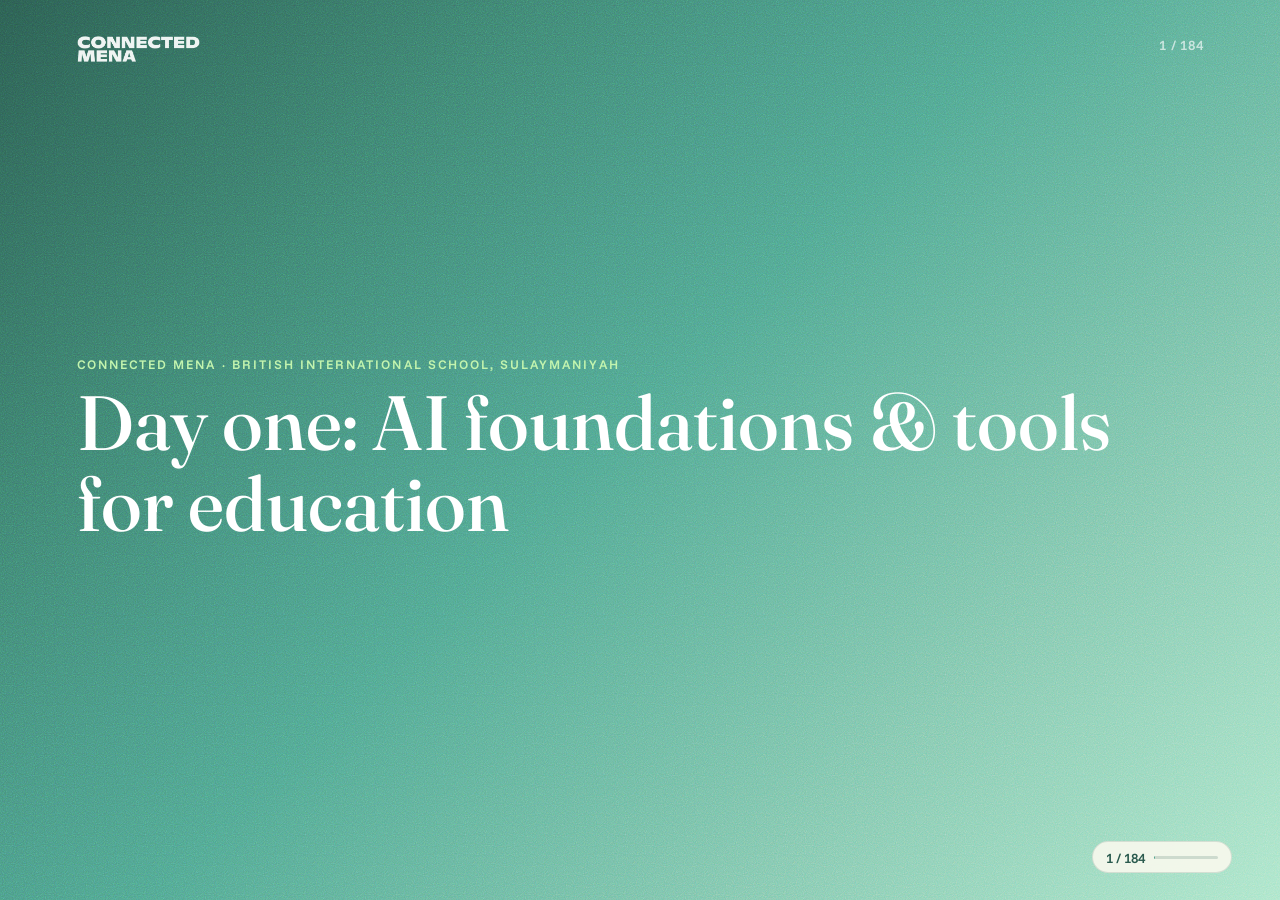
<file: index.html>
<!doctype html>
<html lang="en">
<head>
<meta charset="UTF-8" />
<meta name="viewport" content="width=device-width, initial-scale=1, viewport-fit=cover" />
<title>Connected MENA Training</title>
<link rel="stylesheet" href="css/style.css" />
</head>
<body>

<div class="deck">

  <!-- 1. COVER — day title slide (top level) ................................ -->
  <section id="slide-1" class="slide on-gradient">
    <img class="logo-mark" src="assets/logo/CONNECTED-MENA_Logo_RGB_White.png" alt="CONNECTED MENA" />
    <span class="slide-number"></span>
    <div class="slide-inner">
      <p class="eyebrow on-dark">CONNECTED MENA &middot; British International School, Sulaymaniyah</p>
      <h1 class="headline-xl">Day one: AI foundations &amp; tools for education</h1>
    </div>
  </section>

  <!-- 2. CONTENT — about me ................................................... -->
  <section id="slide-2" class="slide on-sand">
    <span class="slide-number"></span>
    <div class="slide-inner" style="max-width: 78rem;">
      <h2 class="headline-lg">About me</h2>
      <div class="photo-split">
        <img src="assets/photos/mountains.jpg" alt="" />
        <div>
          <p class="subhead" style="margin-top: 0;">Henry Weikel</p>
          <ul class="bullets" style="margin-top: 0.8rem;">
            <li>English Literature at UC Berkeley &amp; University of Oxford</li>
            <li>Project-based learning and debate educator across Asia, MENA, the UK and the US</li>
            <li>Publishing, travel writing, filmmaking, &amp; exploration</li>
          </ul>
        </div>
      </div>
    </div>
  </section>

  <!-- 3. ACTIVITY — floor grid: where do you stand? ........................... -->
  <section id="slide-3" class="slide on-sand">
    <span class="slide-number"></span>
    <div class="slide-inner">
      <h2 class="headline-lg">Where do you stand?</h2>
      <div class="axis-card">
        <div class="axis-diagram">
          <span class="axis-label axis-top">Very beneficial</span>
          <span class="axis-label axis-bottom">Very damaging</span>
          <span class="axis-label axis-left">Never</span>
          <span class="axis-label axis-right">Daily</span>
          <div class="axis-svg-wrap">
            <svg class="axis-svg" viewBox="0 0 400 400" preserveAspectRatio="xMidYMid meet">
              <defs>
                <marker id="axisArrow2" viewBox="0 0 10 10" refX="5" refY="5" markerWidth="6" markerHeight="6" orient="auto-start-reverse">
                  <path d="M0,0 L10,5 L0,10 Z" style="fill:var(--forest);" />
                </marker>
              </defs>
              <line x1="20" y1="200" x2="380" y2="200" style="stroke:var(--forest); stroke-width:3;" marker-start="url(#axisArrow2)" marker-end="url(#axisArrow2)" />
              <line x1="200" y1="20" x2="200" y2="380" style="stroke:var(--forest); stroke-width:3;" marker-start="url(#axisArrow2)" marker-end="url(#axisArrow2)" />
            </svg>
          </div>
        </div>
      </div>
      <ul class="bullets">
        <li>Stand up. The room is a grid.</li>
        <li>Left to right: how often do you use AI tools now? Never &rarr; Daily</li>
        <li>Front to back: how good will AI be for your students? Very damaging &rarr; Very beneficial</li>
        <li>Find your spot. Look around.</li>
      </ul>
    </div>
  </section>

  <!-- 4. ACTIVITY — note cards and baseline .................................... -->
  <section id="slide-4" class="slide on-sand">
    <span class="slide-number"></span>
    <div class="slide-inner">
      <h2 class="headline-lg">Finding our baseline</h2>
      <ul class="bullets">
        <li>What grade and subjects do you teach?</li>
        <li>Which AI tools do you use now?</li>
        <li>Which tools do you most want to learn?</li>
        <li>What is your biggest concern about teaching this new course?</li>
      </ul>
    </div>
  </section>

  <!-- 5. ICON LIST — key goals of the training .................................. -->
  <section id="slide-5" class="slide on-sand">
    <span class="slide-number"></span>
    <div class="slide-inner">
      <h2 class="headline-lg">Key goals of the training</h2>
      <ul class="icon-list">
        <li><img src="assets/icons/black/CONNECTED-MENA_Icons_RGB_Shield_Black.png" alt="" />AI foundations, ethical and technical</li>
        <li><img src="assets/icons/black/CONNECTED-MENA_Icons_RGB_Tool_Black.png" alt="" />How to select, use, and teach tools</li>
        <li><img src="assets/icons/black/CONNECTED-MENA_Icons_RGB_Light-Bulb_Black.png" alt="" />New ways to teach: interactive classrooms and project-based learning</li>
        <li><img src="assets/icons/black/CONNECTED-MENA_Icons_RGB_Certified_Black.png" alt="" />Practical experience with assessment and classroom management</li>
      </ul>
    </div>
  </section>

  <!-- 6. CARD GRID — three-day roadmap ......................................... -->
  <section id="slide-6" class="slide on-sand">
    <span class="slide-number"></span>
    <div class="slide-inner">
      <h2 class="headline-lg">Three-day roadmap</h2>
      <div class="card-grid">
        <div class="card">
          <img class="card-icon" src="assets/icons/black/CONNECTED-MENA_Icons_RGB_Ai_Black.png" alt="" />
          <span class="card-label">Day one</span>
          <h3>AI foundations and tools for education</h3>
        </div>
        <div class="card">
          <img class="card-icon" src="assets/icons/black/CONNECTED-MENA_Icons_RGB_Light-Bulb_Black.png" alt="" />
          <span class="card-label">Day two</span>
          <h3>Project-based learning &amp; interactive classrooms for AI</h3>
        </div>
        <div class="card">
          <img class="card-icon" src="assets/icons/black/CONNECTED-MENA_Icons_RGB_Book_Black.png" alt="" />
          <span class="card-label">Day three</span>
          <h3>Curriculum introduction &amp; practice lessons</h3>
        </div>
      </div>
    </div>
  </section>

  <!-- 7. CONTENT — what you will leave with .................................... -->
  <section id="slide-7" class="slide on-sand">
    <span class="slide-number"></span>
    <div class="slide-inner">
      <h2 class="headline-lg">What you will leave with</h2>
      <ul class="bullets">
        <li>The foundation of the curriculum, and a support pathway for the whole year</li>
        <li>Confidence teaching AI Literacy through projects and interactive lessons</li>
        <li>Experience teaching real lessons and assessing student work with a rubric</li>
      </ul>
    </div>
  </section>

  <!-- 8. CONTENT — what is already written for you .............................. -->
  <section id="slide-8" class="slide on-sand">
    <span class="slide-number"></span>
    <div class="slide-inner">
      <h2 class="headline-lg">What is already written for you</h2>
      <ul class="bullets">
        <li>A Teacher Guide for every lesson</li>
        <li>A Subject Background primer for every Grade 7&ndash;9 lesson, for teachers with no computing background</li>
        <li>Student chapters, worksheets and printables</li>
        <li>A simple assessment for every lesson</li>
        <li>Interactive slides</li>
      </ul>
    </div>
  </section>

  <!-- 9. CONTENT — why AI Literacy? .............................................. -->
  <section id="slide-9" class="slide on-sand">
    <span class="slide-number"></span>
    <div class="slide-inner">
      <h2 class="headline-lg">Why AI Literacy?</h2>
      <ul class="bullets">
        <li>The world your students will work in is changing fast</li>
        <li>They still need every core skill in addition to many new ones</li>
        <li>This is a chance to teach in more interesting ways, while protecting students from the risks of improper AI use</li>
      </ul>
    </div>
  </section>

  <!-- 10. SECTION — the curriculum .............................................. -->
  <section id="slide-10" class="slide on-charcoal">
    <img class="logo-mark" src="assets/logo/CONNECTED-MENA_Logo_RGB_White.png" alt="CONNECTED MENA" />
    <span class="slide-number"></span>
    <span class="section-index">01</span>
    <div class="slide-inner">
      <h1 class="headline-xl">The curriculum</h1>
    </div>
  </section>

  <!-- 11. CONTENT — curriculum outline ........................................... -->
  <section id="slide-11" class="slide on-sand">
    <span class="slide-number"></span>
    <div class="slide-inner">
      <p class="eyebrow">The curriculum</p>
      <h2 class="headline-lg">Curriculum outline</h2>
      <ul class="bullets">
        <li>Kindergarten to Grade 6: five units per grade</li>
        <li>Grades 7 to 9: the same six units every year &mdash; core concepts, data literacy, tools, ethics, project, presentation</li>
        <li>Roughly one class per week, depending on grade level</li>
      </ul>
    </div>
  </section>

  <!-- 12. CONTENT — themes by grade · K–6 ........................................ -->
  <section id="slide-12" class="slide on-sand">
    <span class="slide-number"></span>
    <div class="slide-inner">
      <p class="eyebrow">The curriculum</p>
      <h2 class="headline-lg">Themes by grade &middot; K&ndash;6</h2>
      <ul class="bullets">
        <li><strong>KG</strong> &mdash; Smart helpers and human thinking</li>
        <li><strong>Grade 1</strong> &mdash; Patterns around us</li>
        <li><strong>Grade 2</strong> &mdash; Instructions and algorithms</li>
        <li><strong>Grade 3</strong> &mdash; Data as information</li>
        <li><strong>Grade 4</strong> &mdash; How AI recognises the world</li>
        <li><strong>Grade 5</strong> &mdash; Learning from examples</li>
        <li><strong>Grade 6</strong> &mdash; Responsible AI: the readiness year</li>
      </ul>
    </div>
  </section>

  <!-- 13. CONTENT — themes by grade · 7–9 ........................................ -->
  <section id="slide-13" class="slide on-sand">
    <span class="slide-number"></span>
    <div class="slide-inner">
      <p class="eyebrow">The curriculum</p>
      <h2 class="headline-lg">Themes by grade &middot; 7&ndash;9</h2>
      <ul class="bullets">
        <li><strong>Grade 7</strong> &mdash; Algorithms, prediction and decisions</li>
        <li><strong>Grade 8</strong> &mdash; Generative AI, creativity and truth</li>
        <li><strong>Grade 9</strong> &mdash; Building AI-supported solutions</li>
      </ul>
    </div>
  </section>

  <!-- 14. CONTENT — how students are assessed .................................... -->
  <section id="slide-14" class="slide on-sand">
    <span class="slide-number"></span>
    <div class="slide-inner">
      <p class="eyebrow">The curriculum</p>
      <h2 class="headline-lg">How students are assessed</h2>
      <ul class="bullets">
        <li>Every lesson carries its own assessment</li>
        <li>K&ndash;6: a short class-level check the teacher fills in afterwards. No student scores. No student accounts.</li>
        <li>Grades 7&ndash;9: a four-level rubric per student, plus a self-assessment and a peer-review prompt</li>
        <li>Nothing rewards memorisation. Everything looks at skill, reasoning, depth and participation.</li>
      </ul>
    </div>
  </section>

  <!-- 15. CONTENT — staged tool use policy ........................................ -->
  <section id="slide-15" class="slide on-sand">
    <span class="slide-number"></span>
    <div class="slide-inner">
      <p class="eyebrow">The curriculum</p>
      <h2 class="headline-lg">Staged tool use policy</h2>
      <ul class="bullets">
        <li>K&ndash;6: unplugged. Teacher demonstrations only.</li>
        <li>Grade 7 onward: students use approved tools, supervised</li>
        <li>No cameras. No personal accounts. No student data.</li>
        <li>We will look at examples of both &ldquo;tool-based&rdquo; and &ldquo;unplugged&rdquo; lessons over the next 3 days, alongside plans for unexpected offline sessions</li>
      </ul>
    </div>
  </section>

  <!-- 16. SECTION — what is AI? ................................................... -->
  <section id="slide-16" class="slide on-charcoal">
    <img class="logo-mark" src="assets/logo/CONNECTED-MENA_Logo_RGB_White.png" alt="CONNECTED MENA" />
    <span class="slide-number"></span>
    <span class="section-index">02</span>
    <div class="slide-inner">
      <h1 class="headline-xl">What is AI?</h1>
    </div>
  </section>

  <!-- 17. CONTENT — explaining difficult concepts by level ........................ -->
  <section id="slide-17" class="slide on-sand">
    <span class="slide-number"></span>
    <div class="slide-inner">
      <p class="eyebrow">What is AI?</p>
      <h2 class="headline-lg">Explaining difficult concepts by level</h2>
      <ul class="bullets">
        <li><strong>To a young child:</strong> a computer that learns from examples instead of being given rules.</li>
        <li><strong>To a middle student:</strong> we show it thousands of examples, it finds the patterns, then it guesses about things it has never seen.</li>
        <li><strong>To an older student:</strong> a system trained on existing data to predict the next item in a sequence, which is why it can sound so convincing and still be wrong.</li>
      </ul>
    </div>
  </section>

  <!-- 18. CONTENT — rigorous definitions are hard ................................. -->
  <section id="slide-18" class="slide on-sand">
    <span class="slide-number"></span>
    <div class="slide-inner" style="max-width: 78rem;">
      <p class="eyebrow">What is AI?</p>
      <h2 class="headline-lg">Rigorous definitions are hard</h2>
      <div class="photo-split">
        <img src="assets/photos/granta.jpg" alt="" />
        <ul class="bullets" style="margin-top: 0;">
          <li>Nobody agrees what counts as improper use, or even what AI is</li>
          <li>Major institutions in the US and UK are in public crisis over these questions</li>
          <li>But the definitions and confidence have to come before rules or policies</li>
        </ul>
      </div>
    </div>
  </section>

  <!-- 19. CONTENT — what is AI literacy? .......................................... -->
  <section id="slide-19" class="slide on-sand">
    <span class="slide-number"></span>
    <div class="slide-inner">
      <p class="eyebrow">What is AI?</p>
      <h2 class="headline-lg">What is AI literacy?</h2>
      <ul class="bullets">
        <li>Understanding what these systems do, how they fail, and when not to use them</li>
        <li>Not always the same as technical knowledge, but there are strong overlaps</li>
        <li>Thesis of this course: &ldquo;Mastery before amplification&rdquo;</li>
      </ul>
    </div>
  </section>

  <!-- 20. CONTENT — why a curriculum is the strongest response .................... -->
  <section id="slide-20" class="slide on-sand">
    <span class="slide-number"></span>
    <div class="slide-inner">
      <p class="eyebrow">What is AI?</p>
      <h2 class="headline-lg">Why a curriculum is the strongest response</h2>
      <ul class="bullets">
        <li>The response in the US and UK has largely been retreat: handwritten exams, no homework, surveillance during online exams</li>
        <li>Our goal is the opposite: helping students understand these tools, use them better, and then decide for themselves what role they&rsquo;ll play in their lives</li>
        <li>Western schools got these tools earlier, but you are ahead by choosing to teach these tools deliberately</li>
      </ul>
    </div>
  </section>

  <!-- 21. SUB-SECTION — AutoDraw ................................................... -->
  <section id="slide-21" class="slide on-tint">
    <img class="logo-mark" src="assets/logo/CONNECTED-MENA_Logo_RGB_Black.png" alt="CONNECTED MENA" />
    <span class="slide-number"></span>
    <div class="slide-inner">
      <p class="eyebrow">What is AI?</p>
      <h2 class="headline-lg">AutoDraw</h2>
    </div>
  </section>

  <!-- 22. CONTENT — AutoDraw · rules .............................................. -->
  <section id="slide-22" class="slide on-sand">
    <span class="slide-number"></span>
    <div class="slide-inner">
      <p class="eyebrow">AutoDraw</p>
      <h2 class="headline-lg">Rules</h2>
      <ul class="bullets">
        <li>In groups:</li>
        <li>One person draws. That person cannot speak.</li>
        <li>Everyone else can talk and suggest</li>
        <li>Swap the artist each round</li>
      </ul>
    </div>
  </section>

  <!-- 22. CONTENT — round 1: race .................................................. -->
  <section id="slide-23" class="slide on-sand">
    <span class="slide-number"></span>
    <div class="slide-inner">
      <p class="eyebrow">AutoDraw</p>
      <h2 class="headline-lg">Round 1 &middot; race</h2>
      <ul class="bullets">
        <li>Draw the word on the screen</li>
        <li>First team AutoDraw guesses correctly wins</li>
      </ul>
    </div>
  </section>

  <!-- 23. WORD PROMPT — Umbrella ................................................... -->
  <section id="slide-24" class="slide on-gradient center-word">
    <span class="slide-number"></span>
    <div class="slide-inner">
      <h1 class="headline-xl">Umbrella</h1>
    </div>
  </section>

  <!-- 24. WORD PROMPT — Elephant ................................................... -->
  <section id="slide-25" class="slide on-gradient center-word">
    <span class="slide-number"></span>
    <div class="slide-inner">
      <h1 class="headline-xl">Elephant</h1>
    </div>
  </section>

  <!-- 25. WORD PROMPT — Bicycle .................................................... -->
  <section id="slide-26" class="slide on-gradient center-word">
    <span class="slide-number"></span>
    <div class="slide-inner">
      <h1 class="headline-xl">Bicycle</h1>
    </div>
  </section>

  <!-- 26. WORD PROMPT — Birthday cake ............................................... -->
  <section id="slide-27" class="slide on-gradient center-word">
    <span class="slide-number"></span>
    <div class="slide-inner">
      <h1 class="headline-xl">Birthday cake</h1>
    </div>
  </section>

  <!-- 27. CONTENT — round 2: break the tool ........................................ -->
  <section id="slide-28" class="slide on-sand">
    <span class="slide-number"></span>
    <div class="slide-inner">
      <p class="eyebrow">AutoDraw</p>
      <h2 class="headline-lg">Round 2 &middot; break the tool</h2>
      <ul class="bullets">
        <li>Same teams, opposite goal</li>
        <li>Draw the word on the screen</li>
        <li>The team with the worst suggestion from AutoDraw wins</li>
      </ul>
    </div>
  </section>

  <!-- 28. WORD PROMPT — Helicopter .................................................. -->
  <section id="slide-29" class="slide on-gradient center-word">
    <span class="slide-number"></span>
    <div class="slide-inner">
      <h1 class="headline-xl">Helicopter</h1>
    </div>
  </section>

  <!-- 29. WORD PROMPT — Erbil Citadel ............................................... -->
  <section id="slide-30" class="slide on-gradient center-word">
    <span class="slide-number"></span>
    <div class="slide-inner">
      <h1 class="headline-xl">Erbil Citadel</h1>
    </div>
  </section>

  <!-- 30. WORD PROMPT — Dolma ....................................................... -->
  <section id="slide-31" class="slide on-gradient center-word">
    <span class="slide-number"></span>
    <div class="slide-inner">
      <h1 class="headline-xl">Dolma</h1>
    </div>
  </section>

  <!-- 31. CONTENT — round 3: human against machine .................................. -->
  <section id="slide-32" class="slide on-sand">
    <span class="slide-number"></span>
    <div class="slide-inner">
      <p class="eyebrow">AutoDraw</p>
      <h2 class="headline-lg">Round 3 &middot; human against machine</h2>
      <ul class="bullets">
        <li>One person draws on the board, one draws in AutoDraw</li>
        <li>First recognisable image wins</li>
      </ul>
    </div>
  </section>

  <!-- 32. SECTION — how these systems work .......................................... -->
  <section id="slide-33" class="slide on-charcoal">
    <img class="logo-mark" src="assets/logo/CONNECTED-MENA_Logo_RGB_White.png" alt="CONNECTED MENA" />
    <span class="slide-number"></span>
    <span class="section-index">03</span>
    <div class="slide-inner">
      <h1 class="headline-xl">How these systems work</h1>
    </div>
  </section>

  <!-- 33. TWO-QUOTE — political foundation .......................................... -->
  <section id="slide-34" class="slide on-gradient">
    <span class="slide-number"></span>
    <div class="slide-inner">
      <p class="eyebrow on-dark">How these systems work</p>
      <h2 class="headline-lg" style="color:var(--white); margin-bottom:1.6rem;">Political foundation</h2>
      <div class="statement-group">
        <p class="statement">Tools are always political.</p>
        <p class="statement">AI tools offer new ways to access, organise and entrench power.</p>
        <p class="statement">AI literacy helps enhance the benefits and reduce the risks.</p>
      </div>
    </div>
  </section>

  <!-- 34. CONTENT — terminology ..................................................... -->
  <section id="slide-35" class="slide on-sand">
    <span class="slide-number"></span>
    <div class="slide-inner">
      <p class="eyebrow">How these systems work</p>
      <h2 class="headline-lg">Terminology</h2>
      <ul class="bullets">
        <li>Descriptions of AI rely almost entirely on new &amp; old metaphors</li>
        <li>Definitions are the foundation of literacy</li>
      </ul>
    </div>
  </section>

  <!-- 35. DIAGRAM — the nesting ..................................................... -->
  <section id="slide-36" class="slide on-sand">
    <span class="slide-number"></span>
    <div class="slide-inner">
      <p class="eyebrow">How these systems work</p>
      <h2 class="headline-lg">The nesting</h2>
      <div class="nesting-diagram">
        <div class="nest-ring nest-1">
          <span class="nest-label">Artificial intelligence</span>
          <div class="nest-ring nest-2">
            <span class="nest-label">Machine learning</span>
            <div class="nest-ring nest-3">
              <span class="nest-label">Deep learning<small>Neural networks with many hidden layers</small></span>
              <div class="nest-ring nest-4">
                <span class="nest-label">Generative AI</span>
                <div class="nest-ring nest-5">
                  <span class="nest-label">Large language models</span>
                </div>
              </div>
            </div>
          </div>
        </div>
      </div>
    </div>
  </section>

  <!-- 36. SPLIT — not like other computer programs .................................. -->
  <section id="slide-37" class="slide on-sand">
    <span class="slide-number"></span>
    <div class="slide-inner">
      <p class="eyebrow">How these systems work</p>
      <h2 class="headline-lg">Not like other computer programs</h2>
      <div class="split">
        <div class="split-col">
          <p class="split-label">Ordinary software</p>
          <ul>
            <li>Written by a person</li>
            <li>Rules you can read</li>
            <li>Same input, same output</li>
            <li>Errors can be fixed in the code</li>
          </ul>
        </div>
        <div class="split-col">
          <p class="split-label">These systems</p>
          <ul>
            <li>Patterns that emerged, not rules that were written</li>
            <li>Rules invisible even to their makers</li>
            <li>Same input, different output</li>
            <li>Errors need retraining</li>
          </ul>
        </div>
      </div>
    </div>
  </section>

  <!-- 37. CONTENT — how a model learns .............................................. -->
  <section id="slide-38" class="slide on-sand">
    <span class="slide-number"></span>
    <div class="slide-inner">
      <p class="eyebrow">How these systems work</p>
      <h2 class="headline-lg">How a model learns</h2>
      <ul class="bullets">
        <li><strong>Supervised learning:</strong> it is shown examples with the answers marked</li>
        <li><strong>Unsupervised learning:</strong> it finds patterns in data with no answers given</li>
        <li>The data is bought, licensed, or scraped from the open internet</li>
        <li>Modern models do all three in sequence: pre-training (unsupervised), fine-tuning (supervised), then alignment to human feedback (RLHF)</li>
      </ul>
    </div>
  </section>

  <!-- 38. CONTENT — predicting the next token ....................................... -->
  <section id="slide-39" class="slide on-sand">
    <span class="slide-number"></span>
    <div class="slide-inner">
      <p class="eyebrow">How these systems work</p>
      <h2 class="headline-lg">Predicting the next token</h2>
      <ul class="bullets">
        <li>Language is broken into small chunks called tokens and turned into numbers</li>
        <li>The model produces a <strong>probability distribution</strong> over what comes next</li>
        <li>It is simply a mathematical operation, enabled by computers &amp; energy</li>
      </ul>
    </div>
  </section>

  <!-- 39. CONTENT — the model is not the tool ....................................... -->
  <section id="slide-40" class="slide on-sand">
    <span class="slide-number"></span>
    <div class="slide-inner">
      <p class="eyebrow">How these systems work</p>
      <h2 class="headline-lg">The model is not the tool</h2>
      <ul class="bullets">
        <li><strong>The model:</strong> finished learning, weights frozen</li>
        <li><strong>The context window:</strong> what it can see right now</li>
        <li><strong>The harness:</strong> what it is allowed to do &mdash; search, run code, use files</li>
        <li><strong>The interface:</strong> how you talk to it</li>
        <li>When a tool improves, the model often has not changed at all</li>
      </ul>
    </div>
  </section>

  <!-- 40. CONTENT — modality and multimodality ...................................... -->
  <section id="slide-41" class="slide on-sand">
    <span class="slide-number"></span>
    <div class="slide-inner">
      <p class="eyebrow">How these systems work</p>
      <h2 class="headline-lg">Modality and multimodality</h2>
      <ul class="bullets">
        <li><strong>A modality</strong> is one kind of information: text, image, sound, video</li>
        <li><strong>Multimodal</strong> means one system handles more than one at once</li>
        <li><strong>A class</strong> is a category a system sorts things into: cat / dog / neither</li>
      </ul>
    </div>
  </section>

  <!-- 41. STEPS — activity: be the model ............................................ -->
  <section id="slide-42" class="slide on-sand">
    <span class="slide-number"></span>
    <div class="slide-inner">
      <p class="eyebrow">Activity</p>
      <h2 class="headline-lg">Be the model</h2>
      <div class="steps">
        <div class="step"><span class="num">1</span><p>Everyone gets a slip of paper</p></div>
        <div class="step"><span class="num">2</span><p>Finish the sentence on the screen</p></div>
        <div class="step"><span class="num">3</span><p>Do not show anyone</p></div>
        <div class="step"><span class="num">4</span><p>Fold it and pass it forward</p></div>
      </div>
    </div>
  </section>

  <!-- 42. WORD PROMPT — the teacher walked into the ______ .......................... -->
  <section id="slide-43" class="slide on-gradient center-word">
    <span class="slide-number"></span>
    <div class="slide-inner">
      <h1 class="headline-xl">The teacher walked into the ______</h1>
    </div>
  </section>

  <!-- 43. WORD PROMPT — the capital of Australia is ______ ........................... -->
  <section id="slide-44" class="slide on-gradient center-word">
    <span class="slide-number"></span>
    <div class="slide-inner">
      <h1 class="headline-xl">The capital of Australia is ______</h1>
    </div>
  </section>

  <!-- 44. CONTENT — what just happened ............................................... -->
  <section id="slide-45" class="slide on-sand">
    <span class="slide-number"></span>
    <div class="slide-inner">
      <p class="eyebrow">How these systems work</p>
      <h2 class="headline-lg">What just happened</h2>
      <ul class="bullets">
        <li><strong>Non-determinism:</strong> answers are based on probability, not truth</li>
        <li><strong>Hallucination:</strong> common data creates unexpected &amp; untrue output</li>
      </ul>
    </div>
  </section>

  <!-- 45. SECTION — AI "failure modes" ................................................ -->
  <section id="slide-46" class="slide on-charcoal">
    <img class="logo-mark" src="assets/logo/CONNECTED-MENA_Logo_RGB_White.png" alt="CONNECTED MENA" />
    <span class="slide-number"></span>
    <span class="section-index">04</span>
    <div class="slide-inner">
      <h1 class="headline-xl">AI &ldquo;failure modes&rdquo;</h1>
    </div>
  </section>

  <!-- 46. CONTENT — non-determinism ................................................... -->
  <section id="slide-47" class="slide on-sand">
    <span class="slide-number"></span>
    <div class="slide-inner">
      <img class="mode-icon" src="assets/icons/black/CONNECTED-MENA_Icons_RGB_Cycle_Black.png" alt="" />
      <p class="eyebrow">AI failure modes</p>
      <h2 class="headline-lg">Non-determinism</h2>
      <ul class="bullets">
        <li>The same input does not produce the same output</li>
        <li>You cannot promise a student what the tool will say</li>
      </ul>
    </div>
  </section>

  <!-- 47. CONTENT — sycophancy ......................................................... -->
  <section id="slide-48" class="slide on-sand">
    <span class="slide-number"></span>
    <div class="slide-inner">
      <img class="mode-icon" src="assets/icons/black/CONNECTED-MENA_Icons_RGB_Speech_Black.png" alt="" />
      <p class="eyebrow">AI failure modes</p>
      <h2 class="headline-lg">Sycophancy</h2>
      <ul class="bullets">
        <li>Models are trained on human approval, so they learn to please their users</li>
        <li>They will agree with you, flatter you, and support your worst ideas</li>
      </ul>
    </div>
  </section>

  <!-- 48. CONTENT — bland answers ...................................................... -->
  <section id="slide-49" class="slide on-sand">
    <span class="slide-number"></span>
    <div class="slide-inner">
      <img class="mode-icon" src="assets/icons/black/CONNECTED-MENA_Icons_RGB_Chart_Black.png" alt="" />
      <p class="eyebrow">AI failure modes</p>
      <h2 class="headline-lg">Bland answers</h2>
      <ul class="bullets">
        <li>Statistical tools are bad at extremes</li>
        <li>They &ldquo;regress to the mean&rdquo; of their data by design</li>
        <li>Which is why AI-written work is so fluent and often annoying</li>
      </ul>
    </div>
  </section>

  <!-- 49. CONTENT — modality blindspots ................................................ -->
  <section id="slide-50" class="slide on-sand">
    <span class="slide-number"></span>
    <div class="slide-inner">
      <img class="mode-icon" src="assets/icons/black/CONNECTED-MENA_Icons_RGB_Maths_Black.png" alt="" />
      <p class="eyebrow">AI failure modes</p>
      <h2 class="headline-lg">Modality blindspots</h2>
      <ul class="bullets">
        <li>These are statistical representations of language, not human brains</li>
        <li>Maths and spatial reasoning are structurally unreliable</li>
        <li>Modern tools work around it by attaching older tools</li>
      </ul>
    </div>
  </section>

  <!-- 50. CONTENT — biased training data ............................................... -->
  <section id="slide-51" class="slide on-sand">
    <span class="slide-number"></span>
    <div class="slide-inner">
      <img class="mode-icon" src="assets/icons/black/CONNECTED-MENA_Icons_RGB_Search_Black.png" alt="" />
      <p class="eyebrow">AI failure modes</p>
      <h2 class="headline-lg">Biased training data</h2>
      <ul class="bullets">
        <li>Scraping targets what is freely available online, which is mostly English</li>
        <li>All data is incomplete, so all models are biased</li>
        <li>Attempts to fix these problems produce more problems</li>
      </ul>
    </div>
  </section>

  <!-- 51. ACTIVITY — name 3 scientists, fast! .......................................... -->
  <section id="slide-52" class="slide on-gradient center-word">
    <span class="slide-number"></span>
    <div class="slide-inner">
      <h1 class="headline-lg">Name 3 scientists. Fast!</h1>
    </div>
  </section>

  <!-- 52. CONTENT — AI detectors don't work ............................................. -->
  <section id="slide-53" class="slide on-sand">
    <span class="slide-number"></span>
    <div class="slide-inner">
      <img class="mode-icon" src="assets/icons/black/CONNECTED-MENA_Icons_RGB_Shield_Black.png" alt="" />
      <p class="eyebrow">AI failure modes</p>
      <h2 class="headline-lg">AI detectors don&rsquo;t work</h2>
      <ul class="bullets">
        <li>False positives are constant</li>
        <li>Second-language students are accused most often</li>
        <li>The alternatives: clear standards, and grading the process instead of the output</li>
      </ul>
    </div>
  </section>

  <!-- 53. CONTENT — safety risks ........................................................ -->
  <section id="slide-54" class="slide on-sand">
    <span class="slide-number"></span>
    <div class="slide-inner">
      <img class="mode-icon" src="assets/icons/black/CONNECTED-MENA_Icons_RGB_Lighnting_Black.png" alt="" />
      <p class="eyebrow">AI failure modes</p>
      <h2 class="headline-lg">Safety risks</h2>
      <ul class="bullets">
        <li>Sycophancy and long conversations create psychological danger</li>
        <li>Consumer chatbot protections do not work</li>
        <li>Almost any mainstream tool can be broken with prompt injection</li>
      </ul>
    </div>
  </section>

  <!-- 54. CONTENT — "failure modes" make great lessons .................................. -->
  <section id="slide-55" class="slide on-sand">
    <span class="slide-number"></span>
    <div class="slide-inner">
      <p class="eyebrow">AI failure modes</p>
      <h2 class="headline-lg">&ldquo;Failure modes&rdquo; make great lessons</h2>
      <ul class="bullets">
        <li>The model gives different answers &rarr; a lesson about non-determinism</li>
        <li>The model is wrong &rarr; a lesson about checking sources</li>
        <li>The model is biased &rarr; a lesson about training data</li>
      </ul>
    </div>
  </section>

  <!-- 55. ACTIVITY — explain your own policy: in pairs .................................. -->
  <section id="slide-56" class="slide on-sand">
    <span class="slide-number"></span>
    <div class="slide-inner">
      <h2 class="headline-lg">In pairs</h2>
      <ul class="bullets">
        <li>Explain your school&rsquo;s AI policy in 30 seconds, so that anyone would understand it exactly</li>
        <li>Then: could your students explain it back to you the same way?</li>
      </ul>
    </div>
  </section>

  <!-- 56. SECTION — protecting students .................................................. -->
  <section id="slide-57" class="slide on-charcoal">
    <img class="logo-mark" src="assets/logo/CONNECTED-MENA_Logo_RGB_White.png" alt="CONNECTED MENA" />
    <span class="slide-number"></span>
    <span class="section-index">05</span>
    <div class="slide-inner">
      <h1 class="headline-xl">Protecting students</h1>
    </div>
  </section>

  <!-- 57. CONTENT — rules alone do not work .............................................. -->
  <section id="slide-58" class="slide on-sand">
    <span class="slide-number"></span>
    <div class="slide-inner">
      <p class="eyebrow">Protecting students</p>
      <h2 class="headline-lg">Rules alone do not work</h2>
      <ul class="bullets">
        <li>The schools with the strictest policies are struggling most</li>
        <li>The goal is student agency rather than a pre-defined relationship with AI</li>
      </ul>
    </div>
  </section>

  <!-- 58. PROBLEM — cognitive debt ........................................................ -->
  <section id="slide-59" class="slide on-sand">
    <span class="slide-number"></span>
    <div class="slide-inner">
      <span class="tag-pill problem"><img src="assets/icons/black/CONNECTED-MENA_Icons_RGB_Stethoscope_Black.png" alt="" />Problem</span>
      <h2 class="headline-lg">Cognitive debt</h2>
      <ul class="bullets">
        <li>Using an LLM during writing changes brain activation, reducing neural connectivity and sense of ownership</li>
        <li>Comparisons to calculators and search engines are not accurate</li>
        <li>Too early to know the long-term effect on developing minds</li>
      </ul>
      <p class="citation">Kosmyna et al. (2025), MIT Media Lab &middot; arXiv:2506.08872 &middot; brainonllm.com</p>
    </div>
  </section>

  <!-- 59. SOLUTION (paired with 58) ....................................................... -->
  <section id="slide-60" class="slide on-oasis">
    <span class="slide-number"></span>
    <div class="slide-inner">
      <span class="tag-pill solution"><img src="assets/icons/black/CONNECTED-MENA_Icons_RGB_Light-Bulb_Black.png" alt="" />Solution</span>
      <h2 class="headline-lg">Cognitive debt</h2>
      <ul class="bullets">
        <li>Staged tool use</li>
        <li>Mastery before amplification</li>
      </ul>
    </div>
  </section>

  <!-- 60. PROBLEM — the overcommitment trap ............................................... -->
  <section id="slide-61" class="slide on-sand">
    <span class="slide-number"></span>
    <div class="slide-inner">
      <span class="tag-pill problem"><img src="assets/icons/black/CONNECTED-MENA_Icons_RGB_Stethoscope_Black.png" alt="" />Problem</span>
      <h2 class="headline-lg">The overcommitment trap</h2>
      <ul class="bullets">
        <li>The climate around productivity, self-help, and ambition backs students into corners</li>
        <li>Then AI misuse becomes the only way out</li>
        <li>The most ambitious students tend to be hurt most in periods of early tool adoption</li>
      </ul>
    </div>
  </section>

  <!-- 61. SOLUTION (paired with 60) ....................................................... -->
  <section id="slide-62" class="slide on-oasis">
    <span class="slide-number"></span>
    <div class="slide-inner">
      <span class="tag-pill solution"><img src="assets/icons/black/CONNECTED-MENA_Icons_RGB_Light-Bulb_Black.png" alt="" />Solution</span>
      <h2 class="headline-lg">The overcommitment trap</h2>
      <ul class="bullets">
        <li>Assess process, inputs, and understanding, not outputs</li>
        <li>&ldquo;Personal AI use constitution&rdquo;</li>
      </ul>
    </div>
  </section>

  <!-- 62. PROBLEM — discipline and fairness ............................................... -->
  <section id="slide-63" class="slide on-sand">
    <span class="slide-number"></span>
    <div class="slide-inner">
      <span class="tag-pill problem"><img src="assets/icons/black/CONNECTED-MENA_Icons_RGB_Stethoscope_Black.png" alt="" />Problem</span>
      <h2 class="headline-lg">Discipline and fairness</h2>
      <ul class="bullets">
        <li>Policies are vague because definitions are vague</li>
        <li>Students get in trouble &amp; distrust their teachers</li>
        <li>Second-language students are accused disproportionately</li>
      </ul>
    </div>
  </section>

  <!-- 63. SOLUTION (paired with 62) ....................................................... -->
  <section id="slide-64" class="slide on-oasis">
    <span class="slide-number"></span>
    <div class="slide-inner">
      <span class="tag-pill solution"><img src="assets/icons/black/CONNECTED-MENA_Icons_RGB_Light-Bulb_Black.png" alt="" />Solution</span>
      <h2 class="headline-lg">Discipline and fairness</h2>
      <ul class="bullets">
        <li>Make the policy specific enough to teach in 30 seconds</li>
        <li>Enable success rather than punishing failure</li>
      </ul>
    </div>
  </section>

  <!-- 64. ACTIVITY — which skills should stay human? ..................................... -->
  <section id="slide-65" class="slide on-sand">
    <span class="slide-number"></span>
    <div class="slide-inner">
      <p class="eyebrow">Protecting students</p>
      <h2 class="headline-lg">Which skills should stay human?</h2>
      <div class="zone-card" style="max-width: 48rem;">
        <div class="zone-diagram zone-row">
          <div class="zone-band"><span class="zone-name">AI can help</span></div>
          <div class="zone-band"><span class="zone-name">Ask first</span></div>
          <div class="zone-band"><span class="zone-name">Stays human</span></div>
        </div>
      </div>
      <ul class="bullets">
        <li>Three zones on the floor</li>
        <li>I read a task. Stand in the zone where you think it belongs.</li>
      </ul>
    </div>
  </section>

  <!-- 65. CONTENT — round 1: your work .................................................... -->
  <section id="slide-66" class="slide on-sand">
    <span class="slide-number"></span>
    <div class="slide-inner">
      <p class="eyebrow">Which skills should stay human?</p>
      <h2 class="headline-lg">Round 1 &middot; your work</h2>
      <ul class="bullets">
        <li>Writing report card comments</li>
        <li>Planning a lesson</li>
        <li>Replying to an angry parent email</li>
        <li>Writing a reference letter for a student</li>
        <li>Translating a note home for a family</li>
        <li>Deciding which student gets an award</li>
        <li>Comforting a child who is upset</li>
      </ul>
    </div>
  </section>

  <!-- 66. CONTENT — student response template ............................................. -->
  <section id="slide-67" class="slide on-sand">
    <span class="slide-number"></span>
    <div class="slide-inner">
      <p class="eyebrow">Which skills should stay human?</p>
      <h2 class="headline-lg">Student response template</h2>
      <ul class="bullets">
        <li>&ldquo;This skill should stay human because it needs ______&rdquo;</li>
        <li>Examples: feelings &middot; honesty &middot; care &middot; judgment</li>
      </ul>
    </div>
  </section>

  <!-- 67. CONTENT — round 2: student work .................................................. -->
  <section id="slide-68" class="slide on-sand">
    <span class="slide-number"></span>
    <div class="slide-inner">
      <p class="eyebrow">Which skills should stay human?</p>
      <h2 class="headline-lg">Round 2 &middot; student work</h2>
      <ul class="bullets">
        <li>Getting ideas to start a project</li>
        <li>Checking your spelling</li>
        <li>Using a new tool for schoolwork</li>
        <li>Signing up for something online</li>
        <li>Saying sorry to a friend you hurt</li>
        <li>Deciding how to treat someone</li>
      </ul>
    </div>
  </section>

  <!-- 68. CONTENT — what a tool CAN do is not what it SHOULD do ............................ -->
  <section id="slide-69" class="slide on-sand">
    <span class="slide-number"></span>
    <div class="slide-inner">
      <p class="eyebrow">Protecting students</p>
      <h2 class="headline-lg">What a tool CAN do is not what it SHOULD do</h2>
      <ul class="bullets">
        <li>A tool can attempt almost anything</li>
        <li>Some tasks stay human not because a tool is incapable, but because they need a person</li>
        <li>Knowing the boundary is wisdom, not fear</li>
      </ul>
    </div>
  </section>

  <!-- 69. STATEMENT — that was a lesson ..................................................... -->
  <section id="slide-70" class="slide on-gradient">
    <span class="slide-number"></span>
    <div class="slide-inner">
      <p class="eyebrow on-dark">Protecting students</p>
      <p class="statement">That was a lesson.</p>
      <ul class="bullets" style="margin-top: 2rem;">
        <li>G6-14 &middot; When to Use or Not Use AI</li>
        <li>Unplugged. No devices, no tool. 45 minutes.</li>
        <li>Everything is in the Teacher Guide, including pre-made exercise materials</li>
      </ul>
    </div>
  </section>

  <!-- 70. CONTENT — assessment preview ...................................................... -->
  <section id="slide-71" class="slide on-sand">
    <span class="slide-number"></span>
    <div class="slide-inner">
      <p class="eyebrow">Protecting students</p>
      <h2 class="headline-lg">Assessment preview</h2>
      <ul class="bullets">
        <li>K&ndash;6: one record per class, not per student</li>
        <li>7&ndash;9: simple rubrics supported by self-assessment and peer feedback</li>
        <li>Intended to make less work for you</li>
      </ul>
    </div>
  </section>

  <!-- 71. CONTENT — themes reappear across grade levels ..................................... -->
  <section id="slide-72" class="slide on-sand">
    <span class="slide-number"></span>
    <div class="slide-inner">
      <p class="eyebrow">Protecting students</p>
      <h2 class="headline-lg">Themes reappear across grade levels</h2>
      <ul class="bullets">
        <li>G8-17 &middot; Who&rsquo;s Doing the Thinking?</li>
        <li>The Human Checkpoint: whose thinking was this, and what will I do about it?</li>
        <li>Then choose: accept &middot; revise &middot; reject &middot; think it through yourself</li>
        <li>All four are right answers sometimes &mdash; the reasoning matters more than the choice</li>
      </ul>
    </div>
  </section>

  <!-- 72. CONTENT — AI use constitutions: what is it? ....................................... -->
  <section id="slide-73" class="slide on-sand">
    <span class="slide-number"></span>
    <div class="slide-inner">
      <p class="eyebrow">AI use constitutions</p>
      <h2 class="headline-lg">AI use constitutions</h2>
      <ul class="bullets">
        <li>A personal, actionable set of principles about how you use AI systems</li>
        <li>A living document: updated as your values, goals, and tools change</li>
        <li>Shifts focus away from discipline (in both senses) and toward agency</li>
      </ul>
    </div>
  </section>

  <!-- 73. STEPS — write your own ............................................................ -->
  <section id="slide-74" class="slide on-sand">
    <span class="slide-number"></span>
    <div class="slide-inner">
      <p class="eyebrow">AI use constitutions</p>
      <h2 class="headline-lg">Write your own</h2>
      <p class="subhead">Take 10 minutes to fill one out with your own goals &mdash; whether at work or in your hobbies &amp; personal life.</p>
      <div class="steps">
        <div class="step"><span class="num">1</span><p><strong>The question at the top</strong> &mdash; how do you want to grow this year? One sentence.</p></div>
        <div class="step"><span class="num">2</span><p><strong>Skills I develop and control myself</strong> &mdash; what skills do you want to stay human?</p></div>
        <div class="step"><span class="num">3</span><p><strong>Skills I let others control for me</strong> &mdash; what tasks can AI handle for you?</p></div>
        <div class="step"><span class="num">4</span><p><strong>The tool table</strong> &mdash; for each tool: which one, what you will use it to amplify, and how you will check its work.</p></div>
      </div>
    </div>
  </section>

  <!-- 74. CONTENT — share and close: in pairs ............................................... -->
  <section id="slide-75" class="slide on-sand">
    <span class="slide-number"></span>
    <div class="slide-inner">
      <p class="eyebrow">AI use constitutions</p>
      <h2 class="headline-lg">In pairs</h2>
      <ul class="bullets">
        <li>Read each other&rsquo;s</li>
        <li>Discuss differences</li>
      </ul>
    </div>
  </section>

  <!-- 75. SECTION — tools ..................................................................... -->
  <section id="slide-76" class="slide on-charcoal">
    <img class="logo-mark" src="assets/logo/CONNECTED-MENA_Logo_RGB_White.png" alt="CONNECTED MENA" />
    <span class="slide-number"></span>
    <span class="section-index">06</span>
    <div class="slide-inner">
      <h1 class="headline-xl">Tools</h1>
    </div>
  </section>

  <!-- 76. CONTENT — staged tool use ........................................................... -->
  <section id="slide-77" class="slide on-sand">
    <span class="slide-number"></span>
    <div class="slide-inner">
      <p class="eyebrow">Tools</p>
      <h2 class="headline-lg">Staged tool use</h2>
      <ul class="bullets">
        <li>Never introduce a tool that is not in the curriculum documents without asking administration or Mohammed</li>
        <li>Never introduce a tool before students understand how it works and how it fails</li>
        <li>No cameras.</li>
        <li>No personal accounts.</li>
        <li>No student data.</li>
      </ul>
    </div>
  </section>

  <!-- 77. CONTENT — how to pick a tool ......................................................... -->
  <section id="slide-78" class="slide on-sand">
    <span class="slide-number"></span>
    <div class="slide-inner">
      <p class="eyebrow">Tools</p>
      <h2 class="headline-lg">How to pick a tool</h2>
      <ul class="bullets">
        <li>What is the task? Choose the tool that fits it, not the most powerful one.</li>
        <li>What happens to the lesson when it&rsquo;s wrong or unavailable?</li>
        <li>Be wary of tools that require accounts.</li>
      </ul>
    </div>
  </section>

  <!-- 78. CONTENT — on access and cost ......................................................... -->
  <section id="slide-79" class="slide on-sand">
    <span class="slide-number"></span>
    <div class="slide-inner">
      <p class="eyebrow">Tools</p>
      <h2 class="headline-lg">On access and cost</h2>
      <ul class="bullets">
        <li>Ask your administration and IT department first</li>
        <li>CONNECTED MENA may be able to find educator discounts or free credits</li>
        <li>New tools are often free or cheap while they are growing</li>
        <li>Don&rsquo;t get attached to tools! They can triple in price or disappear overnight.</li>
      </ul>
    </div>
  </section>

  <!-- 79. CONTENT — chatbots ................................................................... -->
  <section id="slide-80" class="slide on-sand">
    <span class="slide-number"></span>
    <div class="slide-inner">
      <p class="eyebrow">Chatbots</p>
      <h2 class="headline-lg">Chatbots</h2>
      <ul class="bullets">
        <li>Claude, ChatGPT, Gemini, Copilot &mdash; differences are minor</li>
        <li>Do not get attached to one brand</li>
        <li>Not always the right format &mdash; simply the one that&rsquo;s commercially popular right now</li>
      </ul>
    </div>
  </section>

  <!-- 80. CONTENT — prompting .................................................................. -->
  <section id="slide-81" class="slide on-sand">
    <span class="slide-number"></span>
    <div class="slide-inner">
      <p class="eyebrow">Chatbots</p>
      <h2 class="headline-lg">Prompting</h2>
      <ul class="bullets">
        <li>More: detail, structure, context</li>
        <li>Give it &ldquo;acceptance criteria&rdquo;: rubrics, examples, constraints</li>
        <li>Ask it to do one thing at a time</li>
      </ul>
    </div>
  </section>

  <!-- 81. CONTENT — grading with AI · risks .................................................... -->
  <section id="slide-82" class="slide on-sand">
    <span class="slide-number"></span>
    <div class="slide-inner">
      <p class="eyebrow">Chatbots</p>
      <h2 class="headline-lg">Grading with AI &middot; risks</h2>
      <ul class="bullets">
        <li>Disclose AI use to your students!</li>
        <li>Give it the rubric and a marked example</li>
        <li>Do not trust its scores on weaker work</li>
        <li>Conversation history biases the marking. Use a separate project or account.</li>
        <li>Narrative feedback is far more reliable than a score</li>
      </ul>
    </div>
  </section>

  <!-- 82. CONTENT — lesson plans with AI · risks ............................................... -->
  <section id="slide-83" class="slide on-sand">
    <span class="slide-number"></span>
    <div class="slide-inner">
      <p class="eyebrow">Chatbots</p>
      <h2 class="headline-lg">Lesson plans with AI &middot; risks</h2>
      <ul class="bullets">
        <li>AI lesson plans are hard to tell apart from human ones, and score lower &mdash; more general, shallower, more rigid (Microsoft Research, Shiksha Copilot, 1,043 teachers)</li>
        <li>Give it as many of your own materials as possible, then adapt by hand</li>
        <li>Better: have it localise a lesson that already exists than write one from nothing</li>
      </ul>
    </div>
  </section>

  <!-- 83. STEPS — activity: improve the output ................................................. -->
  <section id="slide-84" class="slide on-sand">
    <span class="slide-number"></span>
    <div class="slide-inner">
      <p class="eyebrow">Chatbots</p>
      <h2 class="headline-lg">Improve the output</h2>
      <div class="steps">
        <div class="step"><span class="num">1</span><p>Ask a chatbot for a lesson plan for one of your classes</p></div>
        <div class="step"><span class="num">2</span><p>Find one weakness and improve it</p></div>
      </div>
    </div>
  </section>

  <!-- 84. CONTENT — wrappers .................................................................... -->
  <section id="slide-85" class="slide on-sand">
    <span class="slide-number"></span>
    <div class="slide-inner">
      <p class="eyebrow">Wrappers</p>
      <h2 class="headline-lg">Wrappers</h2>
      <ul class="bullets">
        <li>Perplexity, NotebookLM and most classroom AI products are the same chatbot models with a different harness around them</li>
        <li>The harness is the product</li>
        <li>Perplexity: research with better sources &mdash; but not perfect ones</li>
      </ul>
    </div>
  </section>

  <!-- 85. CONTENT — NotebookLM .................................................................. -->
  <section id="slide-86" class="slide on-sand">
    <span class="slide-number"></span>
    <div class="slide-inner">
      <p class="eyebrow">NotebookLM</p>
      <h2 class="headline-lg">NotebookLM</h2>
      <ul class="bullets">
        <li>&ldquo;Notebooks&rdquo; hold lots of your content in a context window to produce more specific outputs</li>
        <li>Mind maps, flash cards, summaries, audio overviews</li>
        <li>A teacher tool here. Under this curriculum&rsquo;s own policy it is Grade 10+ for students, on a managed account.</li>
      </ul>
    </div>
  </section>

  <!-- 86. STEPS — you try ....................................................................... -->
  <section id="slide-87" class="slide on-sand">
    <span class="slide-number"></span>
    <div class="slide-inner">
      <p class="eyebrow">NotebookLM</p>
      <h2 class="headline-lg">You try</h2>
      <div class="steps">
        <div class="step"><span class="num">1</span><p>Upload a document</p></div>
        <div class="step"><span class="num">2</span><p>Ask for one thing that would save you time this week</p></div>
        <div class="step"><span class="num">3</span><p>Check its accuracy</p></div>
      </div>
    </div>
  </section>

  <!-- 87. CONTENT — some warnings ............................................................... -->
  <section id="slide-88" class="slide on-sand">
    <span class="slide-number"></span>
    <div class="slide-inner">
      <p class="eyebrow">NotebookLM</p>
      <h2 class="headline-lg">Some warnings</h2>
      <ul class="bullets">
        <li>Detailed visual outputs strain students&rsquo; cognitive load</li>
        <li>Generative lesson materials are hard to distinguish and consistently shallower</li>
        <li>Adapting and localizing outputs should be a standard you hold yourself to</li>
        <li>Disclose AI use to your students</li>
      </ul>
    </div>
  </section>

  <!-- 88. CONTENT — Teachable Machine ........................................................... -->
  <section id="slide-89" class="slide on-sand">
    <span class="slide-number"></span>
    <div class="slide-inner">
      <p class="eyebrow">Teachable Machine</p>
      <h2 class="headline-lg">Teachable Machine</h2>
      <ul class="bullets">
        <li>You show it examples. It learns to sort them.</li>
        <li>No code, no accounts, runs in a browser</li>
      </ul>
    </div>
  </section>

  <!-- 89. CONTENT — tomorrow .................................................................... -->
  <section id="slide-90" class="slide on-sand">
    <span class="slide-number"></span>
    <div class="slide-inner">
      <p class="eyebrow">Tools</p>
      <h2 class="headline-lg">Tomorrow</h2>
      <ul class="bullets">
        <li>Two new ways to teach this material</li>
        <li>Two full lessons</li>
        <li>Building projects with students</li>
      </ul>
    </div>
  </section>

  <!-- 90. CONTENT — AI coding tools (kept from original deck) .................................. -->
  <section id="slide-91" class="slide on-sand">
    <span class="slide-number"></span>
    <div class="slide-inner">
      <p class="eyebrow">Coding with AI tools</p>
      <h2 class="headline-lg">AI coding tools</h2>
      <ul class="bullets">
        <li><strong>Easiest, no code:</strong> Google AI Studio, Bolt.new, v0, Lovable.</li>
        <li><strong>Middle:</strong> ask a chatbot for the code and paste it into a file; GitHub Copilot inside an editor.</li>
        <li><strong>Hardest, most powerful:</strong> Claude Code in the terminal, or inside VS Code.</li>
      </ul>
    </div>
  </section>

  <!-- 91. CONTENT — student context windows are limited too (kept from original deck) .......... -->
  <section id="slide-92" class="slide on-sand">
    <span class="slide-number"></span>
    <div class="slide-inner">
      <p class="eyebrow">Coding with AI tools</p>
      <h2 class="headline-lg">Student context windows are limited too</h2>
      <ul class="bullets">
        <li>Learners can only focus on a few things at a time, especially visually</li>
        <li>Everything on the page or screen competes for that space.</li>
        <li>Decoration is not free &mdash; it uses the same space as the thinking.</li>
        <li>Always ask yourself if an extra visual asset improves or confuses the lesson</li>
      </ul>
    </div>
  </section>

  <!-- 92. CONTENT — why this is in the curriculum (kept from original deck) .................... -->
  <section id="slide-93" class="slide on-sand">
    <span class="slide-number"></span>
    <div class="slide-inner">
      <p class="eyebrow">Coding with AI tools</p>
      <h2 class="headline-lg">Why this is in the curriculum</h2>
      <ul class="bullets">
        <li>Grade 12 capstone students on the prototype pathway use Google AI Studio or Bolt.new. That is the level we are aiming at, not the terminal.</li>
      </ul>
    </div>
  </section>

  <!-- 1. COVER — day two title slide ........................................... -->
  <section id="slide-94" class="slide on-gradient">
    <img class="logo-mark" src="assets/logo/CONNECTED-MENA_Logo_RGB_White.png" alt="CONNECTED MENA" />
    <span class="slide-number"></span>
    <div class="slide-inner">
      <p class="eyebrow on-dark">CONNECTED MENA &middot; British International School, Sulaymaniyah</p>
      <h1 class="headline-xl">Day two: interactive classrooms &amp; projects</h1>
    </div>
  </section>

  <!-- 2. SUB-SECTION — your questions from yesterday .......................... -->
  <section id="slide-95" class="slide on-tint">
    <img class="logo-mark" src="assets/logo/CONNECTED-MENA_Logo_RGB_Black.png" alt="CONNECTED MENA" />
    <span class="slide-number"></span>
    <div class="slide-inner">
      <p class="eyebrow">Day two</p>
      <h2 class="headline-lg">Your questions from yesterday</h2>
    </div>
  </section>

  <!-- 3. STEPS — opener activity: the equidistance game ........................ -->
  <section id="slide-96" class="slide on-sand">
    <span class="slide-number"></span>
    <div class="slide-inner">
      <p class="eyebrow">Opener activity</p>
      <h2 class="headline-lg">The equidistance game</h2>
      <div class="steps">
        <div class="step"><span class="num">1</span><p>Secretly choose two people.</p></div>
        <div class="step"><span class="num">2</span><p>Do not tell them.</p></div>
        <div class="step"><span class="num">3</span><p>Move so that you are exactly the same distance from both of them.</p></div>
        <div class="step"><span class="num">4</span><p>They are moving too. Keep adjusting.</p></div>
      </div>
    </div>
  </section>

  <!-- 4. STEPS — new rule ........................................................ -->
  <section id="slide-97" class="slide on-sand">
    <span class="slide-number"></span>
    <div class="slide-inner">
      <p class="eyebrow">Opener activity</p>
      <h2 class="headline-lg">New rule</h2>
      <div class="steps">
        <div class="step"><span class="num">1</span><p>Same setup.</p></div>
        <div class="step"><span class="num">2</span><p>Choose two new people.</p></div>
        <div class="step"><span class="num">3</span><p>Now keep one of them between you and the other.</p></div>
      </div>
    </div>
  </section>

  <!-- 5. CONTENT — game debrief .................................................. -->
  <section id="slide-98" class="slide on-sand">
    <span class="slide-number"></span>
    <div class="slide-inner">
      <p class="eyebrow">Opener activity</p>
      <h2 class="headline-lg">Game debrief</h2>
      <ul class="bullets">
        <li>Who was in charge?</li>
        <li>Did anyone plan that shape?</li>
        <li>Could you have predicted the shape from your own rule?</li>
      </ul>
    </div>
  </section>

  <!-- 6. CONTENT — what just happened ............................................ -->
  <section id="slide-99" class="slide on-sand">
    <span class="slide-number"></span>
    <div class="slide-inner">
      <p class="eyebrow">Opener activity</p>
      <h2 class="headline-lg">What just happened</h2>
      <ul class="bullets">
        <li>Nobody was told where to stand</li>
        <li>Nobody could see the whole pattern from inside it</li>
        <li>The pattern came out of many small local decisions</li>
      </ul>
    </div>
  </section>

  <!-- 7. CARD GRID — that was a lesson ........................................... -->
  <section id="slide-100" class="slide on-sand">
    <span class="slide-number"></span>
    <div class="slide-inner">
      <p class="eyebrow">Opener activity</p>
      <h2 class="headline-lg">That was a lesson</h2>
      <div class="card-grid">
        <div class="card"><h3>No devices</h3></div>
        <div class="card"><h3>No slides</h3></div>
        <div class="card"><h3>Everyone participated</h3></div>
        <div class="card"><h3>Ten minutes</h3></div>
      </div>
    </div>
  </section>

  <!-- 8. STEPS — the core lesson flow ............................................ -->
  <section id="slide-101" class="slide on-sand">
    <span class="slide-number"></span>
    <div class="slide-inner">
      <p class="eyebrow">Opener activity</p>
      <h2 class="headline-lg">The core lesson flow</h2>
      <div class="steps">
        <div class="step"><span class="num">1</span><p>Give students something to notice</p></div>
        <div class="step"><span class="num">2</span><p>Name the idea plainly</p></div>
        <div class="step"><span class="num">3</span><p>Do something with the idea</p></div>
        <div class="step"><span class="num">4</span><p>Come back to the idea</p></div>
      </div>
    </div>
  </section>

  <!-- 9. CONTENT — activity: educational frameworks .............................. -->
  <section id="slide-102" class="slide on-sand">
    <span class="slide-number"></span>
    <div class="slide-inner">
      <p class="eyebrow">AI pedagogy</p>
      <h2 class="headline-lg">Educational frameworks</h2>
      <ul class="bullets">
        <li>If you were designing a school&rsquo;s AI literacy curriculum from nothing &mdash;</li>
        <li>What are 2&ndash;3 main things every student must understand by the time they leave?</li>
        <li>Write them down. Be specific.</li>
      </ul>
    </div>
  </section>

  <!-- 10. CONTENT — AI4K12 · Five Big Ideas ....................................... -->
  <section id="slide-103" class="slide on-sand">
    <span class="slide-number"></span>
    <div class="slide-inner">
      <p class="eyebrow">AI pedagogy</p>
      <h2 class="headline-lg">AI4K12 &middot; Five Big Ideas</h2>
      <ul class="bullets">
        <li><strong>Perception</strong> &mdash; machines sense the world</li>
        <li><strong>Representation and reasoning</strong> &mdash; machines build models to think with</li>
        <li><strong>Learning</strong> &mdash; machines learn from data</li>
        <li><strong>Natural interaction</strong> &mdash; machines and humans interact</li>
        <li><strong>Societal impact</strong> &mdash; AI changes society, for better and worse</li>
      </ul>
    </div>
  </section>

  <!-- 11. CONTENT — Brookings · three roles of teachers ........................... -->
  <section id="slide-104" class="slide on-sand">
    <span class="slide-number"></span>
    <div class="slide-inner">
      <p class="eyebrow">AI pedagogy</p>
      <h2 class="headline-lg">Brookings &middot; three roles of teachers</h2>
      <ul class="bullets">
        <li><strong>Prosper</strong> &mdash; students can use these tools well</li>
        <li><strong>Prepare</strong> &mdash; students are ready for work that does not exist yet</li>
        <li><strong>Protect</strong> &mdash; students are safe from what these tools do badly</li>
      </ul>
    </div>
  </section>

  <!-- 12. STEPS — UNESCO · three levels of confidence .............................. -->
  <section id="slide-105" class="slide on-sand">
    <span class="slide-number"></span>
    <div class="slide-inner">
      <p class="eyebrow">AI pedagogy</p>
      <h2 class="headline-lg">UNESCO &middot; three levels of confidence</h2>
      <div class="steps">
        <div class="step"><span class="num">1</span><p><strong>Acquire</strong> &mdash; you can use the tools</p></div>
        <div class="step"><span class="num">2</span><p><strong>Deepen</strong> &mdash; you can judge the tools&rsquo; output critically</p></div>
        <div class="step"><span class="num">3</span><p><strong>Create</strong> &mdash; you can teach or make something new with the tools</p></div>
      </div>
    </div>
  </section>

  <!-- 13. ACTIVITY — stand where you are (UNESCO grid) ............................. -->
  <section id="slide-106" class="slide on-sand">
    <span class="slide-number"></span>
    <div class="slide-inner">
      <p class="eyebrow">AI pedagogy</p>
      <h2 class="headline-lg">Stand where you are</h2>
      <div class="zone-card">
        <div class="zone-diagram">
          <div class="zone-band"><span class="zone-name">Acquire</span></div>
          <svg class="zone-arrow-svg" viewBox="0 0 24 20" aria-hidden="true">
            <defs>
              <marker id="zoneArrowHead2" viewBox="0 0 10 10" refX="5" refY="5" markerWidth="5" markerHeight="5" orient="auto">
                <path d="M0,0 L10,5 L0,10 Z" style="fill:var(--forest);" />
              </marker>
            </defs>
            <line x1="12" y1="1" x2="12" y2="15" style="stroke:var(--forest); stroke-width:2;" marker-end="url(#zoneArrowHead2)" />
          </svg>
          <div class="zone-band"><span class="zone-name">Deepen</span></div>
          <svg class="zone-arrow-svg" viewBox="0 0 24 20" aria-hidden="true">
            <line x1="12" y1="1" x2="12" y2="15" style="stroke:var(--forest); stroke-width:2;" marker-end="url(#zoneArrowHead2)" />
          </svg>
          <div class="zone-band"><span class="zone-name">Create</span></div>
        </div>
      </div>
      <ul class="bullets">
        <li>Three zones: Acquire &middot; Deepen &middot; Create</li>
        <li>Stand in the one that describes you</li>
        <li>Now point at where your students are</li>
      </ul>
    </div>
  </section>

  <!-- 14. CARD GRID — two ways to teach this curriculum ............................ -->
  <section id="slide-107" class="slide on-sand">
    <span class="slide-number"></span>
    <div class="slide-inner">
      <p class="eyebrow">The formats</p>
      <h2 class="headline-lg">Two ways to teach this curriculum</h2>
      <div class="card-grid">
        <div class="card">
          <img class="card-icon" src="assets/icons/black/CONNECTED-MENA_Icons_RGB_Speech_Black.png" alt="" />
          <span class="card-label">This morning</span>
          <h3>Interactive classrooms</h3>
        </div>
        <div class="card">
          <img class="card-icon" src="assets/icons/black/CONNECTED-MENA_Icons_RGB_Book_Black.png" alt="" />
          <span class="card-label">This afternoon</span>
          <h3>Project-based learning</h3>
        </div>
      </div>
    </div>
  </section>

  <!-- 15. CARD GRID — five ways to run an interactive lesson ....................... -->
  <section id="slide-108" class="slide on-sand">
    <span class="slide-number"></span>
    <div class="slide-inner">
      <p class="eyebrow">The formats</p>
      <h2 class="headline-lg">Five ways to run an interactive lesson</h2>
      <div class="card-grid">
        <div class="card">
          <img class="card-icon" src="assets/icons/black/CONNECTED-MENA_Icons_RGB_Star_Black.png" alt="" />
          <h3>Games</h3>
        </div>
        <div class="card">
          <img class="card-icon" src="assets/icons/black/CONNECTED-MENA_Icons_RGB_Person_Black.png" alt="" />
          <h3>Simulation and role-play</h3>
        </div>
        <div class="card">
          <img class="card-icon" src="assets/icons/black/CONNECTED-MENA_Icons_RGB_Screen_Black.png" alt="" />
          <h3>Flipped classroom</h3>
          <p>Content at home, practice in class</p>
        </div>
        <div class="card">
          <img class="card-icon" src="assets/icons/black/CONNECTED-MENA_Icons_RGB_Speech_Black.png" alt="" />
          <h3>Socratic seminar &amp; Harkness table</h3>
          <p>Discussion &amp; questions only</p>
        </div>
        <div class="card">
          <img class="card-icon" src="assets/icons/black/CONNECTED-MENA_Icons_RGB_Policy_Black.png" alt="" />
          <h3>Debate</h3>
          <p>Assigned sides, structured, timed</p>
        </div>
      </div>
    </div>
  </section>

  <!-- 16. CONTENT — getting everyone to speak ....................................... -->
  <section id="slide-109" class="slide on-sand">
    <span class="slide-number"></span>
    <div class="slide-inner">
      <p class="eyebrow">The formats</p>
      <h2 class="headline-lg">Getting everyone to speak</h2>
      <ul class="bullets">
        <li>Think, pair, share</li>
        <li>One line per table, not one volunteer per room</li>
        <li>Talk tokens &mdash; three each, spend them</li>
        <li>Thirty seconds of silence before anyone answers</li>
        <li>Several short rounds, not one long discussion</li>
      </ul>
    </div>
  </section>

  <!-- 17. PROBLEM — one trap to avoid ................................................ -->
  <section id="slide-110" class="slide on-sand">
    <span class="slide-number"></span>
    <div class="slide-inner">
      <span class="tag-pill problem"><img src="assets/icons/black/CONNECTED-MENA_Icons_RGB_Stethoscope_Black.png" alt="" />Problem</span>
      <h2 class="headline-lg">One trap to avoid</h2>
      <ul class="bullets">
        <li>Constant ping-pong questioning.</li>
        <li>Only confident students answer, and the rest get quieter over time.</li>
      </ul>
    </div>
  </section>

  <!-- 18. STEPS — discussion in groups ............................................... -->
  <section id="slide-111" class="slide on-sand">
    <span class="slide-number"></span>
    <div class="slide-inner">
      <p class="eyebrow">The formats</p>
      <h2 class="headline-lg">Discussion in groups</h2>
      <div class="steps">
        <div class="step"><span class="num">1</span><p>How is this different from how we teach now?</p></div>
        <div class="step"><span class="num">2</span><p>Which of these would you actually try?</p></div>
        <div class="step"><span class="num">3</span><p>Which feels hardest with your students?</p></div>
        <div class="step"><span class="num">4</span><p>What would you change for here?</p></div>
      </div>
    </div>
  </section>

  <!-- 19. STEPS — activity: how would your best student get around learning? ........ -->
  <section id="slide-112" class="slide on-sand">
    <span class="slide-number"></span>
    <div class="slide-inner">
      <p class="eyebrow">Break your own lesson</p>
      <h2 class="headline-lg">How would your best student get around learning?</h2>
      <div class="steps">
        <div class="step"><span class="num">1</span><p>Think of a task you will actually give your students this term.</p></div>
        <div class="step"><span class="num">2</span><p>In pairs: how would your best student use AI to avoid doing the thinking?</p></div>
        <div class="step"><span class="num">3</span><p>Be specific. Not &ldquo;they would cheat.&rdquo; How, exactly.</p></div>
      </div>
    </div>
  </section>

  <!-- 20. CONTENT — using interactive strategies to promote learning ................. -->
  <section id="slide-113" class="slide on-sand">
    <span class="slide-number"></span>
    <div class="slide-inner">
      <p class="eyebrow">Break your own lesson</p>
      <h2 class="headline-lg">Using interactive strategies to promote learning</h2>
      <ul class="bullets">
        <li>How would you redesign your lesson to make it more interactive and make cheating unnecessary?</li>
      </ul>
    </div>
  </section>

  <!-- 21. CONTENT — classroom management .............................................. -->
  <section id="slide-114" class="slide on-sand">
    <span class="slide-number"></span>
    <div class="slide-inner">
      <p class="eyebrow">Interactive classrooms</p>
      <h2 class="headline-lg">Classroom management</h2>
      <ul class="bullets">
        <li>Structure!</li>
        <li>Assign roles before you start, never during</li>
        <li>Make groups &amp; move desks</li>
        <li>Set a visible timer</li>
        <li>Several short rounds beat one long one</li>
        <li>Keep it short &mdash; never let the whole lesson become one big activity</li>
      </ul>
    </div>
  </section>

  <!-- 22. SUB-SECTION — how themes grow across grades ................................. -->
  <section id="slide-115" class="slide on-tint">
    <img class="logo-mark" src="assets/logo/CONNECTED-MENA_Logo_RGB_Black.png" alt="CONNECTED MENA" />
    <span class="slide-number"></span>
    <div class="slide-inner">
      <p class="eyebrow">Block 2</p>
      <h2 class="headline-lg">How themes grow across grades</h2>
    </div>
  </section>

  <!-- 23. TITLE ONLY — themes & interactive techniques across grade levels ............ -->
  <section id="slide-116" class="slide on-sand">
    <span class="slide-number"></span>
    <div class="slide-inner">
      <p class="eyebrow">Block 2</p>
      <h2 class="headline-lg">Themes &amp; interactive techniques across grade levels</h2>
    </div>
  </section>

  <!-- 24. CONTENT — G3-05 · Categorising data .......................................... -->
  <section id="slide-117" class="slide on-sand">
    <span class="slide-number"></span>
    <div class="slide-inner">
      <p class="eyebrow">How themes grow across grades</p>
      <h2 class="headline-lg">G3-05 &middot; Categorising data</h2>
      <ul class="bullets">
        <li>Grade 3 &middot; Unplugged. No devices, no tool.</li>
        <li>One idea: a category only works when you can say its rule</li>
      </ul>
    </div>
  </section>

  <!-- 25. CARD GRID — sort these ........................................................ -->
  <section id="slide-118" class="slide on-sand">
    <span class="slide-number"></span>
    <div class="slide-inner">
      <p class="eyebrow">G3-05 &middot; Categorising data</p>
      <h2 class="headline-lg">Sort these</h2>
      <div class="card-grid">
        <div class="card"><h3>&#x1F427; Penguin</h3></div>
        <div class="card"><h3>&#x1F345; Tomato</h3></div>
        <div class="card"><h3>&#x1F6F4; Scooter</h3></div>
        <div class="card"><h3>&#x1FAD6; Kettle</h3></div>
        <div class="card"><h3>&#x1F987; Bat</h3></div>
      </div>
      <ul class="bullets">
        <li>At your table: sort them into categories and say the rule for each</li>
        <li>You choose the categories</li>
      </ul>
    </div>
  </section>

  <!-- 26. CONTENT — a good category has a rule ......................................... -->
  <section id="slide-119" class="slide on-sand">
    <span class="slide-number"></span>
    <div class="slide-inner">
      <p class="eyebrow">G3-05 &middot; Categorising data</p>
      <h2 class="headline-lg">A good category has a rule</h2>
      <ul class="bullets">
        <li><strong>Weak:</strong> &ldquo;things that are similar&rdquo;</li>
        <li><strong>Strong:</strong> &ldquo;things that travel on land with fewer than four wheels&rdquo;</li>
        <li>If you cannot say the rule, you do not have a category yet</li>
      </ul>
    </div>
  </section>

  <!-- 27. TITLE ONLY — develop a coherent rule for the following classifications ....... -->
  <section id="slide-120" class="slide on-sand">
    <span class="slide-number"></span>
    <div class="slide-inner">
      <p class="eyebrow">G3-05 &middot; Categorising data</p>
      <h2 class="headline-lg">Develop a coherent rule for the following classifications</h2>
    </div>
  </section>

  <!-- 28. WORD PROMPT — Is soup a drink? ................................................ -->
  <section id="slide-121" class="slide on-gradient center-word">
    <span class="slide-number"></span>
    <div class="slide-inner">
      <h1 class="headline-xl">Is soup a drink?</h1>
    </div>
  </section>

  <!-- 29. WORD PROMPT — Is shawarma a sandwich? ......................................... -->
  <section id="slide-122" class="slide on-gradient center-word">
    <span class="slide-number"></span>
    <div class="slide-inner">
      <h1 class="headline-xl">Is shawarma a sandwich?</h1>
    </div>
  </section>

  <!-- 30. WORD PROMPT — Is an elevator a vehicle? ....................................... -->
  <section id="slide-123" class="slide on-gradient center-word">
    <span class="slide-number"></span>
    <div class="slide-inner">
      <h1 class="headline-xl">Is an elevator a vehicle?</h1>
    </div>
  </section>

  <!-- 31. WORD PROMPT — Is a calculator AI? ............................................. -->
  <section id="slide-124" class="slide on-gradient center-word">
    <span class="slide-number"></span>
    <div class="slide-inner">
      <h1 class="headline-xl">Is a calculator AI?</h1>
    </div>
  </section>

  <!-- 32. WORD PROMPT — Is autocorrect AI? .............................................. -->
  <section id="slide-125" class="slide on-gradient center-word">
    <span class="slide-number"></span>
    <div class="slide-inner">
      <h1 class="headline-xl">Is autocorrect AI?</h1>
    </div>
  </section>

  <!-- 33. CONTENT — key lesson idea ..................................................... -->
  <section id="slide-126" class="slide on-sand">
    <span class="slide-number"></span>
    <div class="slide-inner">
      <p class="eyebrow">G3-05 &middot; Categorising data</p>
      <h2 class="headline-lg">Key lesson idea</h2>
      <ul class="bullets">
        <li>Categories only function when there are clear rules</li>
        <li>Strong reasoning matters more than the category itself</li>
      </ul>
    </div>
  </section>

  <!-- 34. STEPS — how G3-05 fits the lesson flow ........................................ -->
  <section id="slide-127" class="slide on-sand">
    <span class="slide-number"></span>
    <div class="slide-inner">
      <p class="eyebrow">G3-05 &middot; Categorising data</p>
      <h2 class="headline-lg">How G3-05 fits the lesson flow</h2>
      <div class="steps">
        <div class="step"><span class="num">1</span><p>Notice something</p></div>
        <div class="step"><span class="num">2</span><p>Name the idea plainly</p></div>
        <div class="step"><span class="num">3</span><p>Do something with it</p></div>
        <div class="step"><span class="num">4</span><p>Return to the idea</p></div>
      </div>
    </div>
  </section>

  <!-- 35. CONTENT — Grade 4 · Angle and Viewpoint ....................................... -->
  <section id="slide-128" class="slide on-sand">
    <span class="slide-number"></span>
    <div class="slide-inner">
      <p class="eyebrow">How themes grow across grades</p>
      <h2 class="headline-lg">Grade 4 &middot; Angle and Viewpoint</h2>
      <p class="subhead">Unit 2: How AI Recognises the World &middot; lesson 6 of 20</p>
      <ul class="bullets">
        <li>Unplugged. No devices, no tool.</li>
        <li>&ldquo;Can the same thing look different from another angle?&rdquo;</li>
      </ul>
    </div>
  </section>

  <!-- 36. SPLIT — same cup, new angle ................................................... -->
  <section id="slide-129" class="slide on-sand">
    <span class="slide-number"></span>
    <div class="slide-inner">
      <p class="eyebrow">G4-06 &middot; Angle and Viewpoint</p>
      <h2 class="headline-lg">Open with something visual</h2>
      <ul class="bullets">
        <li>Details of a cup disappearing in profile</li>
      </ul>
    </div>
  </section>

  <!-- 37. STEPS — activity: now you ..................................................... -->
  <section id="slide-130" class="slide on-sand">
    <span class="slide-number"></span>
    <div class="slide-inner">
      <p class="eyebrow">G4-06 &middot; Angle and Viewpoint</p>
      <h2 class="headline-lg">Now you</h2>
      <div class="steps">
        <div class="step"><span class="num">1</span><p>Pick one object on your table.</p></div>
        <div class="step"><span class="num">2</span><p>Hold it at its most unrecognisable angle.</p></div>
        <div class="step"><span class="num">3</span><p>Your partner names the exact feature the angle hides &mdash; the handle, the spout, the wheels.</p></div>
        <div class="step"><span class="num">4</span><p>&ldquo;The ___ view is hard because it hides ___.&rdquo;</p></div>
      </div>
    </div>
  </section>

  <!-- 38. CONTENT — why this is the AI lesson ........................................... -->
  <section id="slide-131" class="slide on-sand">
    <span class="slide-number"></span>
    <div class="slide-inner">
      <p class="eyebrow">G4-06 &middot; Angle and Viewpoint</p>
      <h2 class="headline-lg">Why this is the AI lesson</h2>
      <ul class="bullets">
        <li>A recognition system only knows the views it was shown</li>
        <li>Models view the world differently than humans do</li>
        <li>Builds critical thinking about model accuracy and bias</li>
      </ul>
    </div>
  </section>

  <!-- 39. CONTENT — what the student makes .............................................. -->
  <section id="slide-132" class="slide on-sand">
    <span class="slide-number"></span>
    <div class="slide-inner">
      <p class="eyebrow">G4-06 &middot; Angle and Viewpoint</p>
      <h2 class="headline-lg">What the student makes</h2>
      <ul class="bullets">
        <li>A Viewpoint sketch: one object, drawn from two angles</li>
        <li>Mark which view is easy and which is hard</li>
        <li>Name the feature the hard angle hides</li>
      </ul>
    </div>
  </section>

  <!-- 40. CONTENT — and how it is assessed .............................................. -->
  <section id="slide-133" class="slide on-sand">
    <span class="slide-number"></span>
    <div class="slide-inner">
      <p class="eyebrow">G4-06 &middot; Angle and Viewpoint</p>
      <h2 class="headline-lg">And how it is assessed</h2>
      <ul class="bullets">
        <li>One record per class, not per student</li>
        <li>Most / Some / Few against three look-fors: shows two viewpoints &middot; says how the views differ &middot; names the hard angle and the feature it hides</li>
      </ul>
    </div>
  </section>

  <!-- 41. CONTENT — Grade 7 · Build a Simple Classifier ................................. -->
  <section id="slide-134" class="slide on-sand">
    <span class="slide-number"></span>
    <div class="slide-inner">
      <p class="eyebrow">How themes grow across grades</p>
      <h2 class="headline-lg">Grade 7 &middot; Build a Simple Classifier</h2>
      <p class="subhead">Unit 3, lesson 11 of 28</p>
      <ul class="bullets">
        <li>Teachable Machine. Non-generative. First hands-on tool in the whole curriculum.</li>
        <li>&ldquo;Can you teach a machine to tell things apart?&rdquo;</li>
      </ul>
    </div>
  </section>

  <!-- 42. STEPS — train it .............................................................. -->
  <section id="slide-135" class="slide on-sand">
    <span class="slide-number"></span>
    <div class="slide-inner">
      <p class="eyebrow">G7-11 &middot; Build a Simple Classifier</p>
      <h2 class="headline-lg">Train it</h2>
      <div class="steps">
        <div class="step"><span class="num">1</span><p>Three classes, ten examples each</p></div>
        <div class="step"><span class="num">2</span><p>Each class should have a clear rule</p></div>
        <div class="step"><span class="num">3</span><p>Then test it on something it has never seen</p></div>
      </div>
    </div>
  </section>

  <!-- 43. CONTENT — what the student records ............................................ -->
  <section id="slide-136" class="slide on-sand">
    <span class="slide-number"></span>
    <div class="slide-inner">
      <p class="eyebrow">G7-11 &middot; Build a Simple Classifier</p>
      <h2 class="headline-lg">What the student records</h2>
      <ul class="bullets">
        <li>One strength</li>
        <li>One limitation</li>
        <li>One example that broke it</li>
      </ul>
    </div>
  </section>

  <!-- 44. SPLIT — recognition at Grade 4. Tool at Grade 7. .............................. -->
  <section id="slide-137" class="slide on-sand">
    <span class="slide-number"></span>
    <div class="slide-inner">
      <p class="eyebrow">G7-11 &middot; Build a Simple Classifier</p>
      <h2 class="headline-lg">Recognition at Grade 4. Tool at Grade 7.</h2>
      <p class="subhead">Same idea, three years apart</p>
      <div class="split">
        <div class="split-col">
          <p class="split-label">Grade 4 &middot; on paper</p>
          <ul>
            <li>An odd angle breaks recognition</li>
          </ul>
        </div>
        <div class="split-col">
          <p class="split-label">Grade 7 &middot; with the tool</p>
          <ul>
            <li>Train the classifier, then break it</li>
          </ul>
        </div>
      </div>
      <p class="subhead" style="margin-top: 1.6rem;">Mastery before amplification</p>
    </div>
  </section>

  <!-- 45. CONTENT — now look at how it is actually written .............................. -->
  <section id="slide-138" class="slide on-sand">
    <span class="slide-number"></span>
    <div class="slide-inner">
      <p class="eyebrow">G7-11 &middot; Build a Simple Classifier</p>
      <h2 class="headline-lg">Now look at how it is actually written</h2>
      <ul class="bullets">
        <li>You just ran G7-11 as students. Now open its Teacher Guide.</li>
        <li>In pairs, find three things: the camera-free default route &middot; offline fallback &middot; how it is marked</li>
        <li>What would you change to run this in your own classroom?</li>
      </ul>
    </div>
  </section>

  <!-- 46. SUB-SECTION — debate ........................................................... -->
  <section id="slide-139" class="slide on-tint">
    <img class="logo-mark" src="assets/logo/CONNECTED-MENA_Logo_RGB_Black.png" alt="CONNECTED MENA" />
    <span class="slide-number"></span>
    <div class="slide-inner">
      <p class="eyebrow">Block 3</p>
      <h2 class="headline-lg">Debate</h2>
    </div>
  </section>

  <!-- 47. CONTENT — why debate ........................................................... -->
  <section id="slide-140" class="slide on-sand">
    <span class="slide-number"></span>
    <div class="slide-inner">
      <p class="eyebrow">Debate</p>
      <h2 class="headline-lg">Why debate</h2>
      <ul class="bullets">
        <li>Helps students see the nuance and difficulty behind contentious questions</li>
        <li>Raises the immediate stakes on absorbing concepts</li>
        <li>Incentivizes exploring new dimensions (political, technical, ethical) of topics and systems</li>
        <li>Fastest way to gain a broad, transferable understanding of the world</li>
      </ul>
    </div>
  </section>

  <!-- 48. CONTENT — debates teach project-based learning and AI skills quickly .......... -->
  <section id="slide-141" class="slide on-sand">
    <span class="slide-number"></span>
    <div class="slide-inner">
      <p class="eyebrow">Debate</p>
      <h2 class="headline-lg">Debates teach project-based learning and AI skills quickly</h2>
      <ul class="bullets">
        <li>Asking the most important questions about a topic</li>
        <li>Considering your audience</li>
        <li>Maintaining nuance and being generous with opposing views</li>
      </ul>
    </div>
  </section>

  <!-- 49. STATEMENT — the best debates are comparative ................................... -->
  <section id="slide-142" class="slide on-gradient">
    <span class="slide-number"></span>
    <div class="slide-inner">
      <p class="eyebrow on-dark">Debate</p>
      <p class="statement">The best debates require students to be <em>comparative</em> in their thinking, <em>weighing</em> multiple important outcomes against one another.</p>
    </div>
  </section>

  <!-- 50. STEPS — four roles per side ..................................................... -->
  <section id="slide-143" class="slide on-sand">
    <span class="slide-number"></span>
    <div class="slide-inner">
      <p class="eyebrow">Debate</p>
      <h2 class="headline-lg">Four roles per side</h2>
      <p class="subhead">3 minutes per speech</p>
      <div class="steps">
        <div class="step"><span class="num">1</span><p>Speaker 1 &mdash; gives an argument</p></div>
        <div class="step"><span class="num">2</span><p>Speaker 2 &mdash; gives another argument</p></div>
        <div class="step"><span class="num">3</span><p>Rebuttal &mdash; responds to both opponent arguments</p></div>
        <div class="step"><span class="num">4</span><p>Closer &mdash; summarizes and tells us which arguments matter most</p></div>
      </div>
    </div>
  </section>

  <!-- 51. TITLE ONLY — team prep .......................................................... -->
  <section id="slide-144" class="slide on-sand">
    <span class="slide-number"></span>
    <div class="slide-inner">
      <p class="eyebrow">Debate</p>
      <h2 class="headline-lg">Team prep</h2>
      <p class="subhead">15 minutes to find evidence and write arguments</p>
    </div>
  </section>

  <!-- 52. STATEMENT — debate motion ....................................................... -->
  <section id="slide-145" class="slide on-gradient">
    <span class="slide-number"></span>
    <div class="slide-inner">
      <p class="eyebrow on-dark">Debate motion</p>
      <p class="statement">Students at this school should be allowed to use AI for homework.</p>
    </div>
  </section>

  <!-- 53. CONTENT — rules ................................................................. -->
  <section id="slide-146" class="slide on-sand">
    <span class="slide-number"></span>
    <div class="slide-inner">
      <p class="eyebrow">Debate</p>
      <h2 class="headline-lg">Rules</h2>
      <ul class="bullets">
        <li>Three minutes per speech</li>
        <li>Alternating sides</li>
        <li>No interruptions</li>
        <li>I will cut you off at three minutes exactly</li>
      </ul>
    </div>
  </section>

  <!-- 54. CONTENT — floor vote ............................................................ -->
  <section id="slide-147" class="slide on-sand">
    <span class="slide-number"></span>
    <div class="slide-inner">
      <p class="eyebrow">Debate</p>
      <h2 class="headline-lg">Floor vote</h2>
      <ul class="bullets">
        <li>Move to the side that argued better</li>
        <li>Not the side you agree with</li>
      </ul>
    </div>
  </section>

  <!-- 55. TITLE ONLY — how would this work with your students? .......................... -->
  <section id="slide-148" class="slide on-sand">
    <span class="slide-number"></span>
    <div class="slide-inner">
      <p class="eyebrow">Debate</p>
      <h2 class="headline-lg">How would this work with your students?</h2>
    </div>
  </section>

  <!-- 56. CONTENT — making a debate work with a nervous class ............................ -->
  <section id="slide-149" class="slide on-sand">
    <span class="slide-number"></span>
    <div class="slide-inner">
      <p class="eyebrow">Debate</p>
      <h2 class="headline-lg">Making a debate work with a nervous class</h2>
      <ul class="bullets">
        <li>Assign sides</li>
        <li>Give sentence stems</li>
        <li>Let really quiet students write arguments instead of speaking</li>
        <li>Disagree with the argument, never the person</li>
      </ul>
    </div>
  </section>

  <!-- 57. CONTENT — debate in the curriculum .............................................. -->
  <section id="slide-150" class="slide on-sand">
    <span class="slide-number"></span>
    <div class="slide-inner">
      <p class="eyebrow">Debate</p>
      <h2 class="headline-lg">Debate in the curriculum</h2>
      <ul class="bullets">
        <li><strong>Early grades</strong> &mdash; how to sort items into categories, when to use tools, how to make decisions</li>
        <li><strong>Grade 6</strong> &mdash; ethics and responsible use</li>
        <li><strong>Grade 7</strong> &mdash; bias in examples</li>
        <li><strong>Grade 8</strong> &mdash; bias and stereotypes in AI outputs, creativity and truth</li>
        <li><strong>Grade 9</strong> &mdash; safety and misuse</li>
        <li><strong>Later grades</strong> &mdash; policy proposals, making beneficial tools</li>
      </ul>
    </div>
  </section>

  <!-- 58. CARD GRID — other AI topics ..................................................... -->
  <section id="slide-151" class="slide on-sand">
    <span class="slide-number"></span>
    <div class="slide-inner">
      <p class="eyebrow">Debate</p>
      <h2 class="headline-lg">Other AI topics</h2>
      <div class="card-grid">
        <div class="card"><h3>AI use should be banned under the age of 18</h3></div>
        <div class="card"><h3>Data centers are good for regional economies</h3></div>
        <div class="card"><h3>Teachers should report their own AI use to parents</h3></div>
        <div class="card"><h3>Countries should nationalize major AI tools</h3></div>
      </div>
    </div>
  </section>

  <!-- 59. SUB-SECTION — projects ........................................................... -->
  <section id="slide-152" class="slide on-tint">
    <img class="logo-mark" src="assets/logo/CONNECTED-MENA_Logo_RGB_Black.png" alt="CONNECTED MENA" />
    <span class="slide-number"></span>
    <div class="slide-inner">
      <p class="eyebrow">Block 4</p>
      <h2 class="headline-lg">Projects</h2>
    </div>
  </section>

  <!-- 60. CONTENT — project-based learning ................................................. -->
  <section id="slide-153" class="slide on-sand">
    <span class="slide-number"></span>
    <div class="slide-inner">
      <p class="eyebrow">Projects</p>
      <h2 class="headline-lg">Project-Based Learning</h2>
      <ul class="bullets">
        <li>Projects give students structure to iterate on their work while learning course content</li>
        <li>Project-based courses create continuity between classes</li>
      </ul>
    </div>
  </section>

  <!-- 61. STEPS — what makes a good project? ............................................... -->
  <section id="slide-154" class="slide on-sand">
    <span class="slide-number"></span>
    <div class="slide-inner">
      <p class="eyebrow">Projects</p>
      <h2 class="headline-lg">What makes a good project?</h2>
      <div class="steps">
        <div class="step"><span class="num">1</span><p>At least one point of immediate, exciting relevance to students</p></div>
        <div class="step"><span class="num">2</span><p>Realistic scope</p></div>
        <div class="step"><span class="num">3</span><p>Lots of iteration</p></div>
        <div class="step"><span class="num">4</span><p>At least one point of legibility / usefulness to others</p></div>
      </div>
    </div>
  </section>

  <!-- 62. CONTENT — does it work? ........................................................... -->
  <section id="slide-155" class="slide on-sand">
    <span class="slide-number"></span>
    <div class="slide-inner">
      <p class="eyebrow">Projects</p>
      <h2 class="headline-lg">Does it work?</h2>
      <ul class="bullets">
        <li>Saavedra et al. 2021 &mdash; AP courses, +8 points, then +10 the following year on replication</li>
        <li>Krajcik &amp; Schneider, ML-PBL &mdash; Grade 3 science, +8 points, around 3,200 students</li>
        <li>Both randomised. Both across mixed-income schools.</li>
      </ul>
    </div>
  </section>

  <!-- 63. CARD GRID — example projects ...................................................... -->
  <section id="slide-156" class="slide on-sand">
    <span class="slide-number"></span>
    <div class="slide-inner">
      <p class="eyebrow">Projects</p>
      <h2 class="headline-lg">Example projects</h2>
      <div class="card-grid">
        <div class="card"><h3>AI in medicine</h3></div>
        <div class="card"><h3>Small-business plan</h3></div>
        <div class="card"><h3>Regional development &amp; tourism proposal</h3></div>
        <div class="card"><h3>AI policy recommendation</h3></div>
      </div>
    </div>
  </section>

  <!-- 64. STEPS — projects are split across lessons ......................................... -->
  <section id="slide-157" class="slide on-sand">
    <span class="slide-number"></span>
    <div class="slide-inner">
      <p class="eyebrow">Projects</p>
      <h2 class="headline-lg">Projects are split across lessons</h2>
      <p class="subhead">Grade 7, Units 5 and 6 &mdash; one lesson a week, one artifact each</p>
      <div class="steps">
        <div class="step"><span class="num">1</span><p><strong>7.19 Choose a decision problem</strong> &rarr; problem statement</p></div>
        <div class="step"><span class="num">2</span><p><strong>7.20 Define inputs and outputs</strong> &rarr; input-output map</p></div>
        <div class="step"><span class="num">3</span><p><strong>7.21 Build the example set</strong> &rarr; labelled examples</p></div>
        <div class="step"><span class="num">4</span><p><strong>7.22 Create or train the system</strong> &rarr; working prototype</p></div>
        <div class="step"><span class="num">5</span><p><strong>7.23 Test with new cases</strong> &rarr; test results table</p></div>
        <div class="step"><span class="num">6</span><p><strong>7.24 Improve and retest</strong> &rarr; improvement log</p></div>
      </div>
    </div>
  </section>

  <!-- 65. STEPS — then it gets presented ..................................................... -->
  <section id="slide-158" class="slide on-sand">
    <span class="slide-number"></span>
    <div class="slide-inner">
      <p class="eyebrow">Projects</p>
      <h2 class="headline-lg">Then it gets presented</h2>
      <div class="steps">
        <div class="step"><span class="num">1</span><p><strong>7.25 Fairness and safety check</strong> &rarr; ethical risk note</p></div>
        <div class="step"><span class="num">2</span><p><strong>7.26 Explain the system</strong> &rarr; poster or slide</p></div>
        <div class="step"><span class="num">3</span><p><strong>7.27 Present and receive feedback</strong> &rarr; feedback notes</p></div>
        <div class="step"><span class="num">4</span><p><strong>7.28 Human Checkpoint reflection</strong> &rarr; what did the tool do, what did I decide</p></div>
      </div>
    </div>
  </section>

  <!-- 66. CONTENT — same format, every grade ................................................. -->
  <section id="slide-159" class="slide on-sand">
    <span class="slide-number"></span>
    <div class="slide-inner">
      <p class="eyebrow">Projects</p>
      <h2 class="headline-lg">Same format, every grade</h2>
      <ul class="bullets">
        <li><strong>Grade 9</strong> &mdash; build sprint, second sprint, evidence and testing, revise with feedback, implementation plan, risk review, pitch, panel, peer review, reflection</li>
        <li><strong>Grade 5</strong> &mdash; four lessons: classroom use case &rarr; student model card &rarr; build a fair training pack &rarr; showcase</li>
        <li><strong>K&ndash;6</strong> has no long project. Each grade ends in one culminating task.</li>
      </ul>
    </div>
  </section>

  <!-- 67. STEPS — activity: build a project ................................................... -->
  <section id="slide-160" class="slide on-sand">
    <span class="slide-number"></span>
    <div class="slide-inner">
      <p class="eyebrow">Projects</p>
      <h2 class="headline-lg">Activity: Build a project</h2>
      <div class="steps">
        <div class="step"><span class="num">1</span><p>Project idea &mdash; what are students making or doing?</p></div>
        <div class="step"><span class="num">2</span><p>Three milestones</p></div>
        <div class="step"><span class="num">3</span><p>The local or personal hook &mdash; why would a student care?</p></div>
        <div class="step"><span class="num">4</span><p>Who sees it at the end and why they care</p></div>
        <div class="step"><span class="num">5</span><p>What students hand in</p></div>
      </div>
    </div>
  </section>

  <!-- 68. CONTENT — common problems ........................................................... -->
  <section id="slide-161" class="slide on-sand">
    <span class="slide-number"></span>
    <div class="slide-inner">
      <p class="eyebrow">Projects</p>
      <h2 class="headline-lg">Common problems</h2>
      <ul class="bullets">
        <li>Scope too large &rarr; pick a subset of the problem</li>
        <li>Hard for others to understand or engage with &rarr; pick one real person to keep in mind as your &ldquo;user,&rdquo; solve a real problem they have with your project</li>
      </ul>
    </div>
  </section>

  <!-- 69. CONTENT — teaching students to give good feedback ................................... -->
  <section id="slide-162" class="slide on-sand">
    <span class="slide-number"></span>
    <div class="slide-inner">
      <p class="eyebrow">Projects</p>
      <h2 class="headline-lg">Teaching students to give good feedback</h2>
      <ul class="bullets">
        <li>Count the drafts</li>
        <li>Listen to what the other children say to him</li>
      </ul>
    </div>
  </section>

  <!-- 70. CARD GRID — three rules of feedback .................................................. -->
  <section id="slide-163" class="slide on-sand">
    <span class="slide-number"></span>
    <div class="slide-inner">
      <p class="eyebrow">Projects</p>
      <h2 class="headline-lg">Three rules of feedback</h2>
      <div class="card-grid">
        <div class="card"><h3>Kind</h3></div>
        <div class="card"><h3>Specific</h3></div>
        <div class="card"><h3>Helpful</h3></div>
      </div>
    </div>
  </section>

  <!-- 71. STEPS — activity: giving productive feedback to project plans ....................... -->
  <section id="slide-164" class="slide on-sand">
    <span class="slide-number"></span>
    <div class="slide-inner">
      <p class="eyebrow">Projects</p>
      <h2 class="headline-lg">Activity: Giving productive feedback to project plans</h2>
      <p class="subhead">Rotate projects, then:</p>
      <div class="steps">
        <div class="step"><span class="num">1</span><p>Check the scope is not too broad or narrow</p></div>
        <div class="step"><span class="num">2</span><p>Add a new milestone</p></div>
        <div class="step"><span class="num">3</span><p>Find a way to increase its local relevance</p></div>
      </div>
    </div>
  </section>

  <!-- 116. COVER — day three title slide ...................................... -->
  <section id="slide-165" class="slide on-gradient">
    <img class="logo-mark" src="assets/logo/CONNECTED-MENA_Logo_RGB_White.png" alt="CONNECTED MENA" />
    <span class="slide-number"></span>
    <div class="slide-inner">
      <p class="eyebrow on-dark">AI literacy training &middot; Cambridge International School Kurdistan</p>
      <h1 class="headline-xl">Day three: curriculum introduction &amp; practice lessons</h1>
    </div>
  </section>

  <!-- 117. CONTENT — day three goals ............................................. -->
  <section id="slide-166" class="slide on-sand">
    <span class="slide-number"></span>
    <div class="slide-inner">
      <p class="eyebrow">Day three</p>
      <h2 class="headline-lg">Day three goals</h2>
      <ul class="bullets">
        <li>Two full lessons for micro-teaching.</li>
        <li>Time to prep for your first few classes, with our support.</li>
        <li>Information on ongoing support &amp; strategies.</li>
      </ul>
    </div>
  </section>

  <!-- 118. TABLE — curriculum walkthrough: Kindergarten to Grade 3 .................. -->
  <section id="slide-167" class="slide on-sand">
    <span class="slide-number"></span>
    <div class="slide-inner" style="max-width: 92rem;">
      <p class="eyebrow">Curriculum overview</p>
      <h2 class="headline-lg">Curriculum walkthrough &mdash; Kindergarten to Grade 3</h2>
      <div class="table-wrap">
        <table class="data-table">
          <thead>
            <tr><th>Grade</th><th>Lessons</th><th>Theme</th><th>Role in the progression</th><th>Tool use</th><th>Main materials</th></tr>
          </thead>
          <tbody>
            <tr><td>KG</td><td>15</td><td>Smart Helpers and Human Thinking</td><td>Human vs tool vs machine</td><td>Unplugged</td><td>Stories, picture cards, movement, sorting</td></tr>
            <tr><td>G1</td><td>15</td><td>Patterns Around Us</td><td>Pattern, clue, prediction</td><td>Unplugged</td><td>Pattern hunts, cards, story patterns</td></tr>
            <tr><td>G2</td><td>15</td><td>Instructions and Algorithms</td><td>Algorithms as clear steps and fair rules</td><td>Unplugged</td><td>Human-robot games, if-then cards, paper algorithms</td></tr>
            <tr><td>G3</td><td>15</td><td>Data as Information</td><td>Data as organised, clear, fair information</td><td>Unplugged; teacher demo if needed</td><td>Paper tables and charts; optional teacher chart demo</td></tr>
          </tbody>
        </table>
      </div>
    </div>
  </section>

  <!-- 119. TABLE — curriculum walkthrough: Grades 4 to 6 ............................. -->
  <section id="slide-168" class="slide on-sand">
    <span class="slide-number"></span>
    <div class="slide-inner" style="max-width: 92rem;">
      <p class="eyebrow">Curriculum overview</p>
      <h2 class="headline-lg">Curriculum walkthrough &mdash; Grades 4 to 6</h2>
      <div class="table-wrap">
        <table class="data-table">
          <thead>
            <tr><th>Grade</th><th>Lessons</th><th>Theme</th><th>Role in the progression</th><th>Tool use</th><th>Main materials</th></tr>
          </thead>
          <tbody>
            <tr><td>G4</td><td>20</td><td>How AI Recognizes the World</td><td>Recognition, features, errors, fairness</td><td>Unplugged; teacher demo if needed</td><td>Recognition cards; optional Quick Draw / AutoDraw / Teachable Machine demo</td></tr>
            <tr><td>G5</td><td>20</td><td>How AI Learns from Examples</td><td>Examples, labels, training, testing</td><td>Unplugged; teacher demo optional</td><td>Paper model simulations; optional Teachable Machine demo</td></tr>
            <tr><td>G6</td><td>20</td><td>Responsible AI and Digital Safety</td><td>Responsible use, privacy, verification, over-reliance</td><td>Unplugged; teacher demo optional</td><td>Scenario cards; teacher-shown output examples</td></tr>
          </tbody>
        </table>
      </div>
    </div>
  </section>

  <!-- 120. TABLE — curriculum walkthrough: Grades 7 to 9 ............................. -->
  <section id="slide-169" class="slide on-sand">
    <span class="slide-number"></span>
    <div class="slide-inner" style="max-width: 92rem;">
      <p class="eyebrow">Curriculum overview</p>
      <h2 class="headline-lg">Curriculum walkthrough &mdash; Grades 7 to 9</h2>
      <div class="table-wrap">
        <table class="data-table">
          <thead>
            <tr><th>Grade</th><th>Lessons</th><th>Theme</th><th>Role in the progression</th><th>Tool use</th><th>Main tools</th></tr>
          </thead>
          <tbody>
            <tr><td>G7</td><td>28</td><td>Algorithms, Prediction and Decisions</td><td>Algorithms, data, ML and tool use introduced</td><td>Student tool use begins &mdash; non-generative only</td><td>Teachable Machine, Quick Draw, Sheets/Excel, CODAP, Canva</td></tr>
            <tr><td>G8</td><td>28</td><td>Generative AI, Creativity and Truth</td><td>Generative AI, media literacy, verification, responsible dependence</td><td>Generative AI begins, under teacher guardrails</td><td>Generative AI tools, Canva, Adobe Express, Fact Check Explorer, Lens/TinEye</td></tr>
            <tr><td>G9</td><td>28</td><td>Building AI-Supported Solutions</td><td>System design; policy and governance introduced; systems thinking</td><td>Supervised hands-on use; design thinking and basic governance</td><td>Perplexity, generative AI, Sheets/CODAP, Canva/Adobe Express</td></tr>
          </tbody>
        </table>
      </div>
    </div>
  </section>

  <!-- 121. TABLE — curriculum walkthrough: Grades 10 to 12 ........................... -->
  <section id="slide-170" class="slide on-sand">
    <span class="slide-number"></span>
    <div class="slide-inner" style="max-width: 92rem;">
      <p class="eyebrow">Curriculum overview</p>
      <h2 class="headline-lg">Curriculum walkthrough &mdash; Grades 10 to 12</h2>
      <div class="table-wrap">
        <table class="data-table">
          <thead>
            <tr><th>Grade</th><th>Lessons</th><th>Theme</th><th>Role in the progression</th><th>Tool use</th><th>Main tools</th></tr>
          </thead>
          <tbody>
            <tr><td>G10</td><td>28</td><td>AI Systems and Society</td><td>Systems, governance, tradeoffs, stakeholder impact, policy analysis</td><td>Supervised use for analysis, case research and policy</td><td>NotebookLM, Perplexity, InVID/WeVerify, Fact Check Explorer, Sheets/CODAP</td></tr>
            <tr><td>G11</td><td>28</td><td>AI for Research, Work and Innovation</td><td>Research, work, innovation, professional responsibility</td><td>Supervised use for research, productivity and career pathways</td><td>NotebookLM, Perplexity, generative AI, Sheets/CODAP</td></tr>
            <tr><td>G12</td><td>28</td><td>AI Leadership, Governance and Capstone</td><td>Design and ethics at the create level; governance and capstone leadership</td><td>Supervised use for capstone design, evaluation and governance</td><td>NotebookLM, Perplexity, generative AI, Sheets, Canva</td></tr>
          </tbody>
        </table>
      </div>
    </div>
  </section>

  <!-- 122. CONTENT — what resources can we teach from? ............................... -->
  <section id="slide-171" class="slide on-sand">
    <span class="slide-number"></span>
    <div class="slide-inner">
      <p class="eyebrow">Curriculum overview</p>
      <h2 class="headline-lg">What resources can we teach from?</h2>
      <ul class="bullets">
        <li>Teacher Guide</li>
        <li>Subject Background</li>
        <li>Slides</li>
        <li>Worksheets and printed materials</li>
        <li>Workbooks for younger grades</li>
        <li>Gemini Notebook or other GenAI materials*</li>
      </ul>
    </div>
  </section>

  <!-- 123. CONTENT — microteaching format ............................................ -->
  <section id="slide-172" class="slide on-sand">
    <span class="slide-number"></span>
    <div class="slide-inner">
      <p class="eyebrow">Micro-teaching</p>
      <h2 class="headline-lg">Microteaching format</h2>
      <ul class="bullets">
        <li>All lessons follow the 4 part lesson flow.</li>
        <li>Individual lessons are broken down into about 6&ndash;7 steps on teacher guides.</li>
        <li>Together you teach the whole lesson, start to finish.</li>
        <li>Everyone not currently teaching plays &ldquo;the students.&rdquo;</li>
      </ul>
    </div>
  </section>

  <!-- 124. SPLIT — feedback ............................................................ -->
  <section id="slide-173" class="slide on-sand">
    <span class="slide-number"></span>
    <div class="slide-inner">
      <p class="eyebrow">Micro-teaching</p>
      <h2 class="headline-lg">Feedback</h2>
      <div class="split">
        <div class="split-col">
          <p class="split-label">For each step, your peers share</p>
          <ul>
            <li>One thing that worked</li>
            <li>One thing to adjust</li>
          </ul>
        </div>
        <div class="split-col">
          <p class="split-label">Then, as a group &mdash; classroom management</p>
          <ul>
            <li>How would students &ldquo;break&rdquo; this lesson?</li>
            <li>How can we add more structure to avoid that?</li>
          </ul>
        </div>
      </div>
    </div>
  </section>

  <!-- 125. STEPS — timing ............................................................... -->
  <section id="slide-174" class="slide on-sand">
    <span class="slide-number"></span>
    <div class="slide-inner">
      <p class="eyebrow">Micro-teaching</p>
      <h2 class="headline-lg">Timing</h2>
      <div class="steps">
        <div class="step"><span class="num">1</span><p><strong>Assign steps &middot; 10 min</strong> &mdash; review the lesson, then take 1&ndash;2 steps each.</p></div>
        <div class="step"><span class="num">2</span><p><strong>Prep your steps &middot; 20 min</strong> &mdash; with our support.</p></div>
        <div class="step"><span class="num">3</span><p><strong>Teach it through &middot; 25 min</strong> &mdash; each person gives their steps in order.</p></div>
        <div class="step"><span class="num">4</span><p><strong>Feedback &middot; 15 min</strong> &mdash; step by step.</p></div>
        <div class="step"><span class="num">5</span><p><strong>Re-teach the two hardest steps &middot; 15 min</strong></p></div>
        <div class="step"><span class="num">6</span><p><strong>Discuss &middot; 5 min</strong> &mdash; how would you have run the lesson without power / offline?</p></div>
      </div>
    </div>
  </section>

  <!-- 126. SPLIT — lessons for round 1 .................................................. -->
  <section id="slide-175" class="slide on-sand">
    <span class="slide-number"></span>
    <div class="slide-inner">
      <p class="eyebrow">Micro-teaching</p>
      <h2 class="headline-lg">Lessons for round 1</h2>
      <div class="split">
        <div class="split-col">
          <p class="split-label">Lower ages</p>
          <ul>
            <li>G2-03 Robot Path (unplugged, embodied)</li>
          </ul>
        </div>
        <div class="split-col">
          <p class="split-label">Upper ages</p>
          <ul>
            <li>G6-14 When to Use or Not Use AI (unplugged)</li>
          </ul>
        </div>
      </div>
    </div>
  </section>

  <!-- 127. SPLIT — lessons for round 2 .................................................. -->
  <section id="slide-176" class="slide on-sand">
    <span class="slide-number"></span>
    <div class="slide-inner">
      <p class="eyebrow">Micro-teaching</p>
      <h2 class="headline-lg">Lessons for round 2</h2>
      <div class="split">
        <div class="split-col">
          <p class="split-label">Lower ages</p>
          <ul>
            <li>G3-03 Collect Class Data (unplugged)</li>
          </ul>
        </div>
        <div class="split-col">
          <p class="split-label">Upper ages</p>
          <ul>
            <li>G9-10 Research Support with AI (tool, Perplexity/Gemini)</li>
          </ul>
        </div>
      </div>
    </div>
  </section>

  <!-- 128. CONTENT — three types of assessment ............................................ -->
  <section id="slide-177" class="slide on-sand">
    <span class="slide-number"></span>
    <div class="slide-inner">
      <p class="eyebrow">Assessment &amp; norming</p>
      <h2 class="headline-lg">Three types of assessment</h2>
      <ul class="bullets">
        <li><strong>Self-assessment:</strong> the student states their own understanding in one honest sentence.</li>
        <li><strong>Peer review:</strong> a student checks one specific piece of a partner&rsquo;s work against the same criteria.</li>
        <li><strong>Teacher record:</strong> a rubric level logged per criterion, building a picture of growth across the year.</li>
      </ul>
    </div>
  </section>

  <!-- 129. CONTENT — where this gets hard .................................................. -->
  <section id="slide-178" class="slide on-sand">
    <span class="slide-number"></span>
    <div class="slide-inner">
      <p class="eyebrow">Assessment &amp; norming</p>
      <h2 class="headline-lg">Where this gets hard</h2>
      <ul class="bullets">
        <li>Students score their friends generously, and strangers harshly.</li>
        <li>Feedback stays vague: &ldquo;good job,&rdquo; &ldquo;nice work.&rdquo;</li>
        <li>Students who do not understand the criteria cannot check a partner against them.</li>
        <li>Self-assessment turns into either bragging or apologising.</li>
        <li>The reading level of the rubric is above the student.</li>
        <li>It takes class time, and it feels like time not spent teaching.</li>
      </ul>
    </div>
  </section>

  <!-- 130. TITLE ONLY — discussion: self-assessment and peer review ....................... -->
  <section id="slide-179" class="slide on-sand">
    <span class="slide-number"></span>
    <div class="slide-inner">
      <p class="eyebrow">Assessment &amp; norming</p>
      <h2 class="headline-lg">Discussion: How do you help students succeed at self-assessment and peer review?</h2>
    </div>
  </section>

  <!-- 131. CONTENT — practical strategies .................................................. -->
  <section id="slide-180" class="slide on-sand">
    <span class="slide-number"></span>
    <div class="slide-inner">
      <p class="eyebrow">Assessment &amp; norming</p>
      <h2 class="headline-lg">Practical strategies</h2>
      <ul class="bullets">
        <li>Focus on the rubric &mdash; the criteria, not the person.</li>
        <li>Give lots of structure. Ask for one specific check, not a general opinion.</li>
        <li>Rotate pairs and groups regularly.</li>
        <li>Keep these scores separate from class grades.</li>
      </ul>
    </div>
  </section>

  <!-- 132. CONTENT — how you'll mark it ..................................................... -->
  <section id="slide-181" class="slide on-sand">
    <span class="slide-number"></span>
    <div class="slide-inner">
      <p class="eyebrow">Assessment &amp; norming</p>
      <h2 class="headline-lg">How you&rsquo;ll mark it</h2>
      <ul class="bullets">
        <li><strong>Process &amp; thinking &gt; output.</strong></li>
        <li>Create a piece of work by an imagined student.</li>
        <li>Grade the work according to the rubric.</li>
        <li>Swap &amp; grade your partner&rsquo;s work.</li>
        <li>Debate grades using the rubric.</li>
      </ul>
    </div>
  </section>

  <!-- 133. CONTENT — bridging content ....................................................... -->
  <section id="slide-182" class="slide on-sand">
    <span class="slide-number"></span>
    <div class="slide-inner">
      <p class="eyebrow">Plan your first two weeks</p>
      <h2 class="headline-lg">Bridging content</h2>
      <ul class="bullets">
        <li>There may be some even-easier lessons (shared between nearby grade levels) to help students and teachers get up to speed.</li>
        <li>All materials will be on the platform once classes are assigned.</li>
      </ul>
    </div>
  </section>

  <!-- 134. STEPS — plan your first classes .................................................. -->
  <section id="slide-183" class="slide on-sand">
    <span class="slide-number"></span>
    <div class="slide-inner">
      <p class="eyebrow">Plan your first two weeks</p>
      <h2 class="headline-lg">Plan your first classes</h2>
      <div class="steps">
        <div class="step"><span class="num">1</span><p>Open your grade&rsquo;s folder, plan your first one or two lessons.</p></div>
        <div class="step"><span class="num">2</span><p>Choose your route: slides / workbook / game.</p></div>
        <div class="step"><span class="num">3</span><p>Improve &amp; personalize lessons!</p></div>
        <div class="step"><span class="num">4</span><p>Consider strategies to manage information &amp; make prep simpler.</p></div>
      </div>
    </div>
  </section>

  <!-- 135. CONTENT — how to get support ....................................................... -->
  <section id="slide-184" class="slide on-sand">
    <span class="slide-number"></span>
    <div class="slide-inner">
      <p class="eyebrow">Closing</p>
      <h2 class="headline-lg">How to get support</h2>
      <ul class="bullets">
        <li>The WhatsApp group with Mohammed.</li>
        <li>Resources on the platform.</li>
        <li>The sources from these slides &mdash; AI4K12, UNESCO, Common Sense Education, the YouTube channels.</li>
        <li>Each other. A lunch group every two weeks?</li>
      </ul>
    </div>
  </section>

</div>

<div class="deck-hud">
  <span data-hud-count>1 / 1</span>
  <span class="bar"><span data-hud-bar style="width: 3%;"></span></span>
</div>

<script src="js/deck.js"></script>
</body>
</html>
</file>
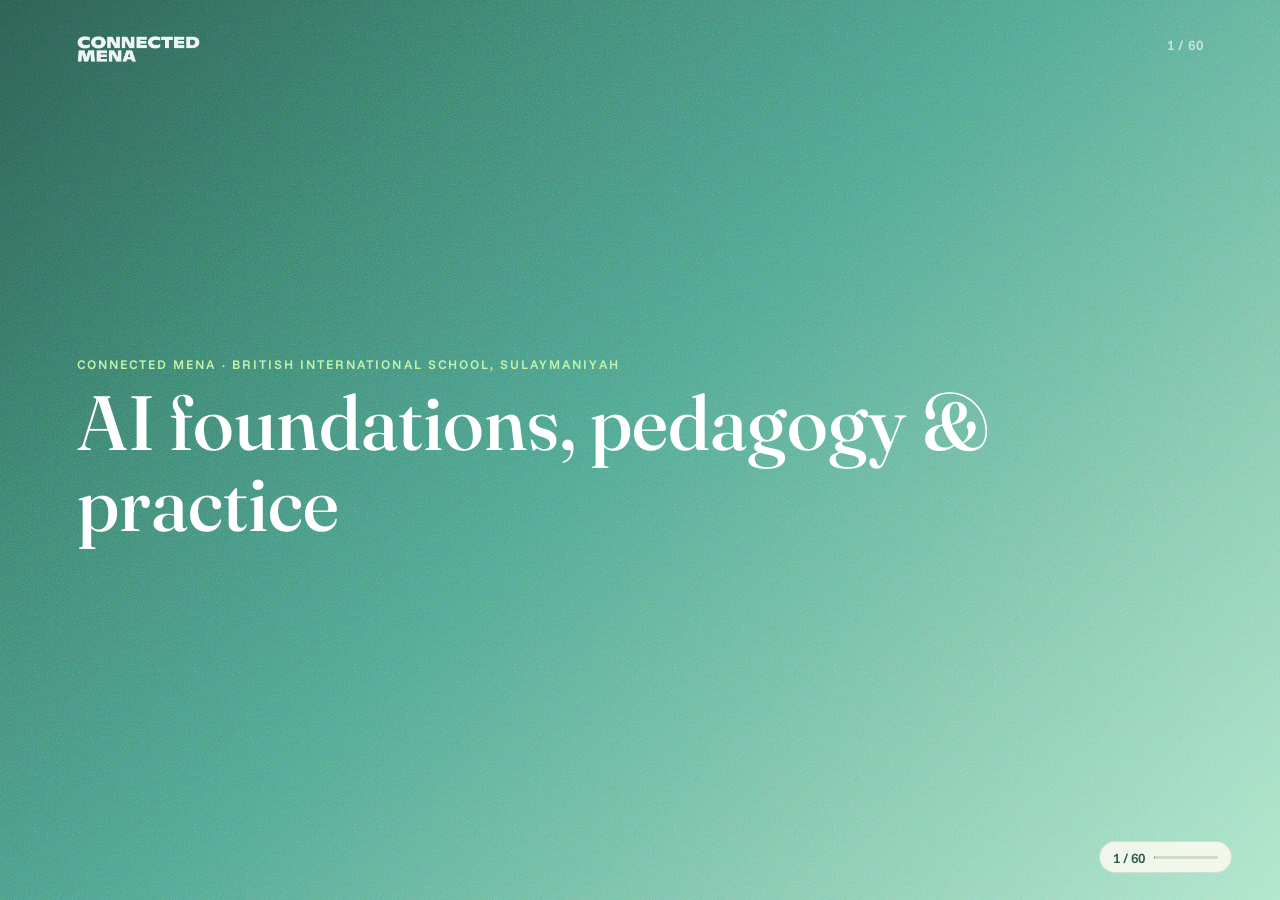
<file: half-day/index.html>
<!doctype html>
<html lang="en">
<head>
<meta charset="UTF-8" />
<meta name="viewport" content="width=device-width, initial-scale=1, viewport-fit=cover" />
<title>Connected MENA Half-Day Training</title>
<link rel="stylesheet" href="../css/style.css" />
</head>
<body>

<div class="deck">

  <!-- 1. COVER — half-day title slide ......................................... -->
  <section id="slide-1" class="slide on-gradient">
    <img class="logo-mark" src="../assets/logo/CONNECTED-MENA_Logo_RGB_White.png" alt="CONNECTED MENA" />
    <span class="slide-number"></span>
    <div class="slide-inner">
      <p class="eyebrow on-dark">CONNECTED MENA &middot; British International School, Sulaymaniyah</p>
      <h1 class="headline-xl">AI foundations, pedagogy &amp; practice</h1>
    </div>
  </section>

  <!-- 2. SECTION — curriculum introduction (15 min) ........................... -->
  <section id="slide-2" class="slide on-charcoal">
    <img class="logo-mark" src="../assets/logo/CONNECTED-MENA_Logo_RGB_White.png" alt="CONNECTED MENA" />
    <span class="slide-number"></span>
    <span class="section-index">01</span>
    <div class="slide-inner">
      <h1 class="headline-xl">Curriculum introduction</h1>
    </div>
  </section>

  <!-- 3. CONTENT — what is AI literacy? ........................................ -->
  <section id="slide-3" class="slide on-sand">
    <span class="slide-number"></span>
    <div class="slide-inner">
      <p class="eyebrow">Curriculum introduction</p>
      <h2 class="headline-lg">What is AI literacy?</h2>
      <ul class="bullets">
        <li>Understanding how AI systems work, when they fail, and how to prepare students to use them</li>
        <li>Not the same as technical knowledge or tool training</li>
        <li>Thesis of this course: &ldquo;Mastery before amplification&rdquo;</li>
      </ul>
    </div>
  </section>

  <!-- 4. CONTENT — curriculum outline .......................................... -->
  <section id="slide-4" class="slide on-sand">
    <span class="slide-number"></span>
    <div class="slide-inner">
      <p class="eyebrow">Curriculum introduction</p>
      <h2 class="headline-lg">Curriculum outline</h2>
      <ul class="bullets">
        <li>Kindergarten to Grade 6: five units per grade</li>
        <li>Grades 7 to 9: the same six units every year &mdash; core concepts, data literacy, tools, ethics, project, presentation</li>
        <li>One class every 1&ndash;2 weeks, depending on grade level</li>
      </ul>
    </div>
  </section>

  <!-- 5. CONTENT — how the curriculum changes over time ........................ -->
  <section id="slide-5" class="slide on-sand">
    <span class="slide-number"></span>
    <div class="slide-inner">
      <p class="eyebrow">Curriculum introduction</p>
      <h2 class="headline-lg">How the curriculum changes over time</h2>
      <ul class="bullets">
        <li>K&ndash;6 is unplugged, device-free &mdash; mostly games and projects</li>
        <li>7&ndash;12 is a mix of unplugged and tool-based lessons</li>
        <li>The same themes reappear and build every year</li>
      </ul>
    </div>
  </section>

  <!-- 6. CONTENT — policies ..................................................... -->
  <section id="slide-6" class="slide on-sand">
    <span class="slide-number"></span>
    <div class="slide-inner">
      <p class="eyebrow">Curriculum introduction</p>
      <h2 class="headline-lg">Policies</h2>
      <ul class="bullets">
        <li><strong>Staged tool use</strong> &mdash; K&ndash;6 is unplugged; Grade 7 onward, students use approved tools, supervised</li>
        <li><strong>Protect student data</strong> &mdash; no cameras, no personal accounts, no student data</li>
      </ul>
    </div>
  </section>

  <!-- 7. CARD GRID — bridge lessons (Grade 3 and up only) ....................... -->
  <section id="slide-7" class="slide on-sand">
    <span class="slide-number"></span>
    <div class="slide-inner">
      <p class="eyebrow">Curriculum introduction</p>
      <h2 class="headline-lg">Bridge Lessons (Grade 3 and up only)</h2>
      <p class="subhead">Teach these first, then start at lesson 1.</p>
      <div class="card-grid">
        <div class="card">
          <span class="card-label">Module A</span>
          <h3>Grades 3&ndash;5 &middot;<br />3 lessons</h3>
        </div>
        <div class="card">
          <span class="card-label">Module B</span>
          <h3>Grade 6 &middot;<br />4 lessons</h3>
        </div>
        <div class="card">
          <span class="card-label">Module C</span>
          <h3>Grades 7&ndash;8 &middot;<br />4 lessons</h3>
        </div>
        <div class="card">
          <span class="card-label">Module D</span>
          <h3>Grades 9&ndash;12 &middot;<br />4 lessons</h3>
        </div>
      </div>
    </div>
  </section>

  <!-- 8. CONTENT — assessment ................................................... -->
  <section id="slide-8" class="slide on-sand">
    <span class="slide-number"></span>
    <div class="slide-inner">
      <p class="eyebrow">Curriculum introduction</p>
      <h2 class="headline-lg">Assessment</h2>
      <ul class="bullets">
        <li>Every lesson carries its own assessment</li>
        <li>K&ndash;6: a short class-level check the teacher fills in afterwards. No student scores. No student accounts.</li>
        <li>Grades 7&ndash;9: a four-level rubric per student, plus a self-assessment and a peer-review prompt</li>
        <li>Nothing rewards memorisation. Everything looks at skill, reasoning, depth and participation.</li>
      </ul>
    </div>
  </section>

  <!-- 9. TITLE ONLY — discussion: current AI use ................................ -->
  <section id="slide-9" class="slide on-sand">
    <span class="slide-number"></span>
    <div class="slide-inner">
      <p class="eyebrow">Curriculum introduction</p>
      <h2 class="headline-lg">Discussion: How are you and your students currently using AI? How would you like to use this class to change their usage?</h2>
    </div>
  </section>

  <!-- 10. SECTION — AI foundations (20 min) ..................................... -->
  <section id="slide-10" class="slide on-charcoal">
    <img class="logo-mark" src="../assets/logo/CONNECTED-MENA_Logo_RGB_White.png" alt="CONNECTED MENA" />
    <span class="slide-number"></span>
    <span class="section-index">02</span>
    <div class="slide-inner">
      <h1 class="headline-xl">AI foundations</h1>
    </div>
  </section>

  <!-- 11. CONTENT — how do AI models work? ...................................... -->
  <section id="slide-11" class="slide on-sand">
    <span class="slide-number"></span>
    <div class="slide-inner">
      <p class="eyebrow">AI foundations</p>
      <h2 class="headline-lg">How do AI models work?</h2>
      <ul class="bullets">
        <li><strong>Training data and learning</strong> &mdash; shown examples, it finds the patterns</li>
        <li><strong>Statistical prediction of tokens</strong> &mdash; language is broken into small chunks, and the model predicts what comes next</li>
        <li><strong>Modalities</strong> &mdash; LLMs don&rsquo;t truly understand math, images, etc; each is a different kind of information</li>
        <li><strong>Contemporary tools</strong> &mdash; context windows, harnesses and wrappers shape what a tool can do, separate from the model itself</li>
      </ul>
    </div>
  </section>

  <!-- 12. CONTENT — hallucination & non-determinacy ............................. -->
  <section id="slide-12" class="slide on-sand">
    <span class="slide-number"></span>
    <div class="slide-inner">
      <p class="eyebrow">AI failure modes</p>
      <h2 class="headline-lg">Hallucination &amp; non-determinacy</h2>
      <ul class="bullets">
        <li><strong>Non-determinism:</strong> answers are based on probability, not truth</li>
        <li><strong>Hallucination:</strong> common data creates unexpected &amp; untrue output</li>
      </ul>
    </div>
  </section>

  <!-- 13. STEPS — activity: be the model ......................................... -->
  <section id="slide-13" class="slide on-sand">
    <span class="slide-number"></span>
    <div class="slide-inner">
      <p class="eyebrow">Activity</p>
      <h2 class="headline-lg">Be the model</h2>
      <div class="steps">
        <div class="step"><span class="num">1</span><p>Everyone gets a slip of paper</p></div>
        <div class="step"><span class="num">2</span><p>Finish the sentence on the screen</p></div>
        <div class="step"><span class="num">3</span><p>Do not show anyone</p></div>
        <div class="step"><span class="num">4</span><p>Fold it and pass it forward</p></div>
      </div>
    </div>
  </section>

  <!-- 14. WORD PROMPT — the teacher walked into the ______ ....................... -->
  <section id="slide-14" class="slide on-gradient center-word">
    <span class="slide-number"></span>
    <div class="slide-inner">
      <h1 class="headline-xl">The teacher walked into the ______</h1>
    </div>
  </section>

  <!-- 15. WORD PROMPT — the capital of Australia is ______ ........................ -->
  <section id="slide-15" class="slide on-gradient center-word">
    <span class="slide-number"></span>
    <div class="slide-inner">
      <h1 class="headline-xl">The capital of Australia is ______</h1>
    </div>
  </section>

  <!-- 16. CONTENT — bias ......................................................... -->
  <section id="slide-16" class="slide on-sand">
    <span class="slide-number"></span>
    <div class="slide-inner">
      <img class="mode-icon" src="../assets/icons/black/CONNECTED-MENA_Icons_RGB_Search_Black.png" alt="" />
      <p class="eyebrow">AI failure modes</p>
      <h2 class="headline-lg">Biased training data</h2>
      <ul class="bullets">
        <li>Scraping targets what is freely available online, which is mostly English</li>
        <li>All data is incomplete, so all models are biased</li>
        <li>Attempts to fix these problems produce more problems</li>
      </ul>
    </div>
  </section>

  <!-- 17. ACTIVITY — name 3 scientists, fast! .................................... -->
  <section id="slide-17" class="slide on-gradient center-word">
    <span class="slide-number"></span>
    <div class="slide-inner">
      <h1 class="headline-lg">Name 3 scientists. Fast!</h1>
    </div>
  </section>

  <!-- 18. CONTENT — AI detectors don't work ...................................... -->
  <section id="slide-18" class="slide on-sand">
    <span class="slide-number"></span>
    <div class="slide-inner">
      <img class="mode-icon" src="../assets/icons/black/CONNECTED-MENA_Icons_RGB_Shield_Black.png" alt="" />
      <p class="eyebrow">AI failure modes</p>
      <h2 class="headline-lg">AI detectors don&rsquo;t work</h2>
      <ul class="bullets">
        <li>False positives are constant</li>
        <li>Second-language students are accused most often</li>
        <li>The alternatives: clear standards, and grading the process instead of the output</li>
      </ul>
    </div>
  </section>

  <!-- 19. PROBLEM — cognitive debt ............................................... -->
  <section id="slide-19" class="slide on-sand">
    <span class="slide-number"></span>
    <div class="slide-inner">
      <span class="tag-pill problem"><img src="../assets/icons/black/CONNECTED-MENA_Icons_RGB_Stethoscope_Black.png" alt="" />Problem</span>
      <h2 class="headline-lg">Cognitive debt</h2>
      <ul class="bullets">
        <li>Using an LLM during writing changes brain activation, reducing neural connectivity and sense of ownership</li>
        <li>Comparisons to calculators and search engines are not accurate</li>
        <li>Too early to know the long-term effect on developing minds</li>
      </ul>
      <p class="citation">Kosmyna et al. (2025), MIT Media Lab &middot; arXiv:2506.08872 &middot; brainonllm.com</p>
    </div>
  </section>

  <!-- 20. SOLUTION (paired with 19) .............................................. -->
  <section id="slide-20" class="slide on-oasis">
    <span class="slide-number"></span>
    <div class="slide-inner">
      <span class="tag-pill solution"><img src="../assets/icons/black/CONNECTED-MENA_Icons_RGB_Light-Bulb_Black.png" alt="" />Solution</span>
      <h2 class="headline-lg">Cognitive debt</h2>
      <ul class="bullets">
        <li>Staged tool use</li>
        <li>Mastery before amplification</li>
      </ul>
    </div>
  </section>

  <!-- 21. CONTENT — unsafe answers ................................................ -->
  <section id="slide-21" class="slide on-sand">
    <span class="slide-number"></span>
    <div class="slide-inner">
      <img class="mode-icon" src="../assets/icons/black/CONNECTED-MENA_Icons_RGB_Lighnting_Black.png" alt="" />
      <p class="eyebrow">Student safety and development</p>
      <h2 class="headline-lg">Unsafe answers</h2>
      <ul class="bullets">
        <li>Sycophancy and long conversations create psychological danger</li>
        <li>Consumer chatbot protections do not work</li>
        <li>Almost any mainstream tool can be broken with prompt injection</li>
      </ul>
    </div>
  </section>

  <!-- 22. SECTION — pedagogy (30 min) ............................................ -->
  <section id="slide-22" class="slide on-charcoal">
    <img class="logo-mark" src="../assets/logo/CONNECTED-MENA_Logo_RGB_White.png" alt="CONNECTED MENA" />
    <span class="slide-number"></span>
    <span class="section-index">03</span>
    <div class="slide-inner">
      <h1 class="headline-xl">Pedagogy</h1>
    </div>
  </section>

  <!-- 23. STATEMENT — this is not a normal class ................................. -->
  <section id="slide-23" class="slide on-gradient">
    <span class="slide-number"></span>
    <div class="slide-inner">
      <p class="eyebrow on-dark">Pedagogy</p>
      <p class="statement">This is not a normal class. Have fun with it!</p>
      <ul class="bullets" style="margin-top: 2rem;">
        <li>The goal is less pressure on you and students, more focus on critical thinking</li>
      </ul>
    </div>
  </section>

  <!-- 24. STEPS — the core lesson flow ........................................... -->
  <section id="slide-24" class="slide on-sand">
    <span class="slide-number"></span>
    <div class="slide-inner">
      <p class="eyebrow">Pedagogy</p>
      <h2 class="headline-lg">The core lesson flow</h2>
      <div class="steps">
        <div class="step"><span class="num">1</span><p>Give students something to notice</p></div>
        <div class="step"><span class="num">2</span><p>Name the idea plainly</p></div>
        <div class="step"><span class="num">3</span><p>Do something with the idea</p></div>
        <div class="step"><span class="num">4</span><p>Come back to the idea</p></div>
      </div>
    </div>
  </section>

  <!-- 25. CARD GRID — two ways to teach this curriculum .......................... -->
  <section id="slide-25" class="slide on-sand">
    <span class="slide-number"></span>
    <div class="slide-inner">
      <p class="eyebrow">Pedagogy</p>
      <h2 class="headline-lg">Two ways to teach this curriculum</h2>
      <div class="card-grid">
        <div class="card">
          <img class="card-icon" src="../assets/icons/black/CONNECTED-MENA_Icons_RGB_Speech_Black.png" alt="" />
          <h3>Interactive classrooms</h3>
        </div>
        <div class="card">
          <img class="card-icon" src="../assets/icons/black/CONNECTED-MENA_Icons_RGB_Book_Black.png" alt="" />
          <h3>Project-based learning</h3>
        </div>
      </div>
    </div>
  </section>

  <!-- 26. CONTENT — what are interactive classrooms? ............................. -->
  <section id="slide-26" class="slide on-sand">
    <span class="slide-number"></span>
    <div class="slide-inner">
      <p class="eyebrow">Interactive classrooms</p>
      <h2 class="headline-lg">What are interactive classrooms?</h2>
      <ul class="bullets">
        <li>Structured activities that get every student thinking and speaking, not just listening</li>
        <li>The teacher facilitates rather than lectures</li>
        <li>Same core content, delivered through games, roles, and discussion</li>
      </ul>
    </div>
  </section>

  <!-- 27. CARD GRID — format options .............................................. -->
  <section id="slide-27" class="slide on-sand">
    <span class="slide-number"></span>
    <div class="slide-inner">
      <p class="eyebrow">Interactive classrooms</p>
      <h2 class="headline-lg">Format options</h2>
      <div class="card-grid">
        <div class="card">
          <img class="card-icon" src="../assets/icons/black/CONNECTED-MENA_Icons_RGB_Star_Black.png" alt="" />
          <h3>Games</h3>
        </div>
        <div class="card">
          <img class="card-icon" src="../assets/icons/black/CONNECTED-MENA_Icons_RGB_Person_Black.png" alt="" />
          <h3>Simulation and role-play</h3>
        </div>
        <div class="card">
          <img class="card-icon" src="../assets/icons/black/CONNECTED-MENA_Icons_RGB_Screen_Black.png" alt="" />
          <h3>Flipped classroom</h3>
          <p>Content at home, practice in class</p>
        </div>
        <div class="card">
          <img class="card-icon" src="../assets/icons/black/CONNECTED-MENA_Icons_RGB_Speech_Black.png" alt="" />
          <h3>Discussions</h3>
          <p>Socratic seminar &amp; Harkness table</p>
        </div>
        <div class="card">
          <img class="card-icon" src="../assets/icons/black/CONNECTED-MENA_Icons_RGB_Policy_Black.png" alt="" />
          <h3>Debate</h3>
          <p>Assigned sides, structured, timed</p>
        </div>
      </div>
    </div>
  </section>

  <!-- 28. CONTENT — classroom management .......................................... -->
  <section id="slide-28" class="slide on-sand">
    <span class="slide-number"></span>
    <div class="slide-inner">
      <p class="eyebrow">Interactive classrooms</p>
      <h2 class="headline-lg">Classroom management</h2>
      <ul class="bullets">
        <li>Structure!</li>
        <li>Assign roles before you start, never during</li>
        <li>Make groups &amp; move desks</li>
        <li>Set a visible timer</li>
        <li>Several short rounds beat one long one</li>
        <li>Keep it short &mdash; never let the whole lesson become one big activity</li>
      </ul>
    </div>
  </section>

  <!-- 29. STEPS — activity: demonstrate a few simulations and games ............... -->
  <section id="slide-29" class="slide on-sand">
    <span class="slide-number"></span>
    <div class="slide-inner">
      <p class="eyebrow">Activity &middot; the equidistance game</p>
      <h2 class="headline-lg">Demonstrate a few simulations and games</h2>
      <div class="steps">
        <div class="step"><span class="num">1</span><p>Secretly choose two people.</p></div>
        <div class="step"><span class="num">2</span><p>Do not tell them.</p></div>
        <div class="step"><span class="num">3</span><p>Move so that you are exactly the same distance from both of them.</p></div>
        <div class="step"><span class="num">4</span><p>They are moving too. Keep adjusting.</p></div>
      </div>
    </div>
  </section>

  <!-- 30. STATEMENT — a mini debate ................................................ -->
  <section id="slide-30" class="slide on-gradient">
    <span class="slide-number"></span>
    <div class="slide-inner">
      <p class="eyebrow on-dark">A mini debate</p>
      <p class="statement">Students at this school should be allowed to use AI for homework.</p>
    </div>
  </section>

  <!-- 31. CONTENT — project-based learning ......................................... -->
  <section id="slide-31" class="slide on-sand">
    <span class="slide-number"></span>
    <div class="slide-inner">
      <p class="eyebrow">Project-based learning</p>
      <h2 class="headline-lg">Project-Based Learning</h2>
      <ul class="bullets">
        <li>Projects give students structure to iterate on their work while learning course content</li>
        <li>Project-based courses create continuity between classes</li>
      </ul>
    </div>
  </section>

  <!-- 32. CONTENT — same format, every grade ....................................... -->
  <section id="slide-32" class="slide on-sand">
    <span class="slide-number"></span>
    <div class="slide-inner">
      <p class="eyebrow">Project-based learning</p>
      <h2 class="headline-lg">Same format, every grade</h2>
      <ul class="bullets">
        <li><strong>Grade 9</strong> &mdash; build sprint, second sprint, evidence and testing, revise with feedback, implementation plan, risk review, pitch, panel, peer review, reflection</li>
        <li><strong>Grade 5</strong> &mdash; four lessons: classroom use case &rarr; student model card &rarr; build a fair training pack &rarr; showcase</li>
        <li><strong>K&ndash;6</strong> has no long project. Each grade ends in one culminating task.</li>
      </ul>
    </div>
  </section>

  <!-- 33. STEPS — what makes a good project? ....................................... -->
  <section id="slide-33" class="slide on-sand">
    <span class="slide-number"></span>
    <div class="slide-inner">
      <p class="eyebrow">Project-based learning</p>
      <h2 class="headline-lg">What makes a good project?</h2>
      <div class="steps">
        <div class="step"><span class="num">1</span><p>At least one point of immediate, exciting relevance to students</p></div>
        <div class="step"><span class="num">2</span><p>Realistic scope</p></div>
        <div class="step"><span class="num">3</span><p>Lots of iteration</p></div>
        <div class="step"><span class="num">4</span><p>At least one point of legibility / usefulness to others</p></div>
      </div>
    </div>
  </section>

  <!-- 34. CARD GRID — three rules of feedback ...................................... -->
  <section id="slide-34" class="slide on-sand">
    <span class="slide-number"></span>
    <div class="slide-inner">
      <p class="eyebrow">Project-based learning</p>
      <h2 class="headline-lg">Three rules of feedback</h2>
      <div class="card-grid">
        <div class="card"><h3>Kind</h3></div>
        <div class="card"><h3>Specific</h3></div>
        <div class="card"><h3>Helpful</h3></div>
      </div>
    </div>
  </section>

  <!-- 35. SECTION — tools (45 min) ................................................. -->
  <section id="slide-35" class="slide on-charcoal">
    <img class="logo-mark" src="../assets/logo/CONNECTED-MENA_Logo_RGB_White.png" alt="CONNECTED MENA" />
    <span class="slide-number"></span>
    <span class="section-index">04</span>
    <div class="slide-inner">
      <h1 class="headline-xl">Tools</h1>
    </div>
  </section>

  <!-- 36. SUB-SECTION — AutoDraw .................................................... -->
  <section id="slide-36" class="slide on-tint">
    <img class="logo-mark" src="../assets/logo/CONNECTED-MENA_Logo_RGB_Black.png" alt="CONNECTED MENA" />
    <span class="slide-number"></span>
    <div class="slide-inner">
      <p class="eyebrow">Tools</p>
      <h2 class="headline-lg">AutoDraw</h2>
    </div>
  </section>

  <!-- 37. CONTENT — AutoDraw · rules ................................................ -->
  <section id="slide-37" class="slide on-sand">
    <span class="slide-number"></span>
    <div class="slide-inner">
      <p class="eyebrow">AutoDraw</p>
      <h2 class="headline-lg">Rules</h2>
      <ul class="bullets">
        <li>In groups:</li>
        <li>One person draws. That person cannot speak.</li>
        <li>Everyone else can talk and suggest</li>
        <li>Swap the artist each round</li>
      </ul>
    </div>
  </section>

  <!-- 38. CONTENT — round 1: race ................................................... -->
  <section id="slide-38" class="slide on-sand">
    <span class="slide-number"></span>
    <div class="slide-inner">
      <p class="eyebrow">AutoDraw</p>
      <h2 class="headline-lg">Round 1 &middot; race</h2>
      <ul class="bullets">
        <li>Draw the word on the screen</li>
        <li>First team AutoDraw guesses correctly wins</li>
      </ul>
    </div>
  </section>

  <!-- 39. WORD PROMPT — Umbrella ..................................................... -->
  <section id="slide-39" class="slide on-gradient center-word">
    <span class="slide-number"></span>
    <div class="slide-inner">
      <h1 class="headline-xl">Umbrella</h1>
    </div>
  </section>

  <!-- 40. WORD PROMPT — Elephant ..................................................... -->
  <section id="slide-40" class="slide on-gradient center-word">
    <span class="slide-number"></span>
    <div class="slide-inner">
      <h1 class="headline-xl">Elephant</h1>
    </div>
  </section>

  <!-- 41. SUB-SECTION — Gemini Notebook .............................................. -->
  <section id="slide-41" class="slide on-tint">
    <img class="logo-mark" src="../assets/logo/CONNECTED-MENA_Logo_RGB_Black.png" alt="CONNECTED MENA" />
    <span class="slide-number"></span>
    <div class="slide-inner">
      <p class="eyebrow">Tools</p>
      <h2 class="headline-lg">Gemini Notebook</h2>
    </div>
  </section>

  <!-- 42. CONTENT — Gemini Notebook ................................................... -->
  <section id="slide-42" class="slide on-sand">
    <span class="slide-number"></span>
    <div class="slide-inner">
      <p class="eyebrow">Gemini Notebook</p>
      <h2 class="headline-lg">Gemini Notebook</h2>
      <ul class="bullets">
        <li>&ldquo;Notebooks&rdquo; hold lots of your content in a context window to produce more specific outputs</li>
        <li>Mind maps, flash cards, summaries, audio overviews</li>
        <li>A teacher tool here. Under this curriculum&rsquo;s own policy it is Grade 10+ for students, on a managed account.</li>
      </ul>
    </div>
  </section>

  <!-- 43. STEPS — you try .............................................................. -->
  <section id="slide-43" class="slide on-sand">
    <span class="slide-number"></span>
    <div class="slide-inner">
      <p class="eyebrow">Gemini Notebook</p>
      <h2 class="headline-lg">You try</h2>
      <div class="steps">
        <div class="step"><span class="num">1</span><p>Upload a document</p></div>
        <div class="step"><span class="num">2</span><p>Ask for one thing that would save you time this week</p></div>
        <div class="step"><span class="num">3</span><p>Check its accuracy</p></div>
      </div>
    </div>
  </section>

  <!-- 44. SUB-SECTION — Perplexity ..................................................... -->
  <section id="slide-44" class="slide on-tint">
    <img class="logo-mark" src="../assets/logo/CONNECTED-MENA_Logo_RGB_Black.png" alt="CONNECTED MENA" />
    <span class="slide-number"></span>
    <div class="slide-inner">
      <p class="eyebrow">Tools</p>
      <h2 class="headline-lg">Perplexity</h2>
    </div>
  </section>

  <!-- 45. CONTENT — Perplexity ......................................................... -->
  <section id="slide-45" class="slide on-sand">
    <span class="slide-number"></span>
    <div class="slide-inner">
      <p class="eyebrow">Perplexity</p>
      <h2 class="headline-lg">Perplexity</h2>
      <ul class="bullets">
        <li>A chatbot wrapped around a search engine &mdash; the harness is the product</li>
        <li>Research with better sources &mdash; but not perfect ones</li>
        <li>Still check what it cites</li>
      </ul>
    </div>
  </section>

  <!-- 46. STEPS — activity: search and verify .......................................... -->
  <section id="slide-46" class="slide on-sand">
    <span class="slide-number"></span>
    <div class="slide-inner">
      <p class="eyebrow">Perplexity</p>
      <h2 class="headline-lg">Activity: search and verify</h2>
      <div class="steps">
        <div class="step"><span class="num">1</span><p>Search a real question from one of your subjects</p></div>
        <div class="step"><span class="num">2</span><p>Open the sources it cites</p></div>
        <div class="step"><span class="num">3</span><p>Flag one source that seems weak, biased, or missing</p></div>
      </div>
    </div>
  </section>

  <!-- 47. SECTION — preparing for a lesson (30 min) .................................... -->
  <section id="slide-47" class="slide on-charcoal">
    <img class="logo-mark" src="../assets/logo/CONNECTED-MENA_Logo_RGB_White.png" alt="CONNECTED MENA" />
    <span class="slide-number"></span>
    <span class="section-index">05</span>
    <div class="slide-inner">
      <h1 class="headline-xl">Preparing for a lesson</h1>
    </div>
  </section>

  <!-- 48. CONTENT — what resources can we teach from? .................................. -->
  <section id="slide-48" class="slide on-sand">
    <span class="slide-number"></span>
    <div class="slide-inner">
      <p class="eyebrow">Preparing for a lesson</p>
      <h2 class="headline-lg">What resources can we teach from?</h2>
      <ul class="bullets">
        <li>Teacher Guide</li>
        <li>Subject Background</li>
        <li>Slides</li>
        <li>Worksheets and printed materials</li>
        <li>Workbooks for younger grades</li>
        <li>Gemini Notebook or other GenAI materials*</li>
      </ul>
    </div>
  </section>

  <!-- 49. CONTENT — where to find resources now ......................................... -->
  <section id="slide-49" class="slide on-sand">
    <span class="slide-number"></span>
    <div class="slide-inner">
      <p class="eyebrow">Preparing for a lesson</p>
      <h2 class="headline-lg">Where to find resources</h2>
      <ul class="bullets">
        <li>The platform is almost done &mdash; it will be shared by email</li>
        <li>Use this folder for now: <a href="https://drive.google.com/drive/u/2/folders/1S8Pj-ujFjB83yfABlAYmdSt3ko1VAmnH">Google Drive folder</a></li>
      </ul>
    </div>
  </section>

  <!-- 50. STEPS — activity: prep your first two lessons ................................. -->
  <section id="slide-50" class="slide on-sand">
    <span class="slide-number"></span>
    <div class="slide-inner">
      <p class="eyebrow">Preparing for a lesson</p>
      <h2 class="headline-lg">Activity</h2>
      <div class="steps">
        <div class="step"><span class="num">1</span><p>Read through the documents for your first 2 lessons. Feel free to use any AI tools introduced to summarize or prepare.</p></div>
        <div class="step"><span class="num">2</span><p>Make two additions to the lesson (games, local details) to fill your class time and engage your students.</p></div>
      </div>
    </div>
  </section>

  <!-- 51. SECTION — microteaching (60 min) .............................................. -->
  <section id="slide-51" class="slide on-charcoal">
    <img class="logo-mark" src="../assets/logo/CONNECTED-MENA_Logo_RGB_White.png" alt="CONNECTED MENA" />
    <span class="slide-number"></span>
    <span class="section-index">06</span>
    <div class="slide-inner">
      <h1 class="headline-xl">Microteaching</h1>
    </div>
  </section>

  <!-- 52. STEPS — how it works ........................................................... -->
  <section id="slide-52" class="slide on-sand">
    <span class="slide-number"></span>
    <div class="slide-inner">
      <p class="eyebrow">Microteaching</p>
      <h2 class="headline-lg">How it works</h2>
      <div class="steps">
        <div class="step"><span class="num">1</span><p>Break into small groups</p></div>
        <div class="step"><span class="num">2</span><p>Split a lesson into one part each &mdash; G2-03 or G3-03 work well</p></div>
        <div class="step"><span class="num">3</span><p>Each person teaches their part to the rest of the group &mdash; a shortened, ~25 minute version is fine</p></div>
        <div class="step"><span class="num">4</span><p>Other teachers act as students and try to find weaknesses</p></div>
        <div class="step"><span class="num">5</span><p>Exchange feedback, then teach it again with one improvement per section</p></div>
      </div>
    </div>
  </section>

  <!-- 53. SPLIT — feedback ............................................................... -->
  <section id="slide-53" class="slide on-sand">
    <span class="slide-number"></span>
    <div class="slide-inner">
      <p class="eyebrow">Microteaching</p>
      <h2 class="headline-lg">Feedback</h2>
      <div class="split">
        <div class="split-col">
          <p class="split-label">For each step, your peers share</p>
          <ul>
            <li>One thing that worked</li>
            <li>One thing to adjust</li>
          </ul>
        </div>
        <div class="split-col">
          <p class="split-label">Then, as a group &mdash; classroom management</p>
          <ul>
            <li>How would students &ldquo;break&rdquo; this lesson?</li>
            <li>How can we add more structure to avoid that?</li>
          </ul>
        </div>
      </div>
    </div>
  </section>

  <!-- 54. SECTION — assessment (15 min) .................................................. -->
  <section id="slide-54" class="slide on-charcoal">
    <img class="logo-mark" src="../assets/logo/CONNECTED-MENA_Logo_RGB_White.png" alt="CONNECTED MENA" />
    <span class="slide-number"></span>
    <span class="section-index">07</span>
    <div class="slide-inner">
      <h1 class="headline-xl">Assessment</h1>
    </div>
  </section>

  <!-- 55. CONTENT — how is this course assessed? ......................................... -->
  <section id="slide-55" class="slide on-sand">
    <span class="slide-number"></span>
    <div class="slide-inner">
      <p class="eyebrow">Assessment</p>
      <h2 class="headline-lg">How is this course assessed?</h2>
      <ul class="bullets">
        <li>For K&ndash;6, it is simply checking the whole class&rsquo;s understanding of a few key points</li>
        <li>No individual grading. One paper per lesson.</li>
      </ul>
    </div>
  </section>

  <!-- 56. TITLE ONLY — look at the classroom-level assessment sheets together ........... -->
  <section id="slide-56" class="slide on-sand">
    <span class="slide-number"></span>
    <div class="slide-inner">
      <p class="eyebrow">Assessment</p>
      <h2 class="headline-lg">Look at the classroom-level assessment sheets together</h2>
    </div>
  </section>

  <!-- 57. CONTENT — activity: assess an imaginary class .................................. -->
  <section id="slide-57" class="slide on-sand">
    <span class="slide-number"></span>
    <div class="slide-inner">
      <p class="eyebrow">Assessment</p>
      <h2 class="headline-lg">Activity: assess an imaginary class</h2>
      <ul class="bullets">
        <li><strong>Process &amp; thinking &gt; output.</strong></li>
        <li>Create a piece of work by an imagined student.</li>
        <li>Grade the work according to the rubric.</li>
        <li>Swap &amp; grade your partner&rsquo;s work.</li>
        <li>Debate grades using the rubric.</li>
      </ul>
    </div>
  </section>

  <!-- 58. SECTION — group discussion (15 min) ............................................ -->
  <section id="slide-58" class="slide on-charcoal">
    <img class="logo-mark" src="../assets/logo/CONNECTED-MENA_Logo_RGB_White.png" alt="CONNECTED MENA" />
    <span class="slide-number"></span>
    <span class="section-index">08</span>
    <div class="slide-inner">
      <h1 class="headline-xl">Group discussion</h1>
    </div>
  </section>

  <!-- 59. TITLE ONLY — discussion: what other resources do you need? .................... -->
  <section id="slide-59" class="slide on-sand">
    <span class="slide-number"></span>
    <div class="slide-inner">
      <p class="eyebrow">Group discussion</p>
      <h2 class="headline-lg">Discussion: What other resources do you need to feel confident?</h2>
    </div>
  </section>

  <!-- 60. CONTENT — how to get support .................................................... -->
  <section id="slide-60" class="slide on-sand">
    <span class="slide-number"></span>
    <div class="slide-inner">
      <p class="eyebrow">Closing</p>
      <h2 class="headline-lg">How to get support</h2>
      <ul class="bullets">
        <li>The WhatsApp group with Mohammed.</li>
        <li>Resources on the platform.</li>
        <li>The sources from these slides &mdash; AI4K12, UNESCO, Common Sense Education, the YouTube channels.</li>
        <li>Each other. A lunch group every two weeks?</li>
      </ul>
    </div>
  </section>

</div>

<div class="deck-hud">
  <span data-hud-count>1 / 1</span>
  <span class="bar"><span data-hud-bar style="width: 3%;"></span></span>
</div>

<script src="../js/deck.js"></script>
</body>
</html>
</file>
<file: css/style.css>
/* ==========================================================================
   CONNECTED MENA — AI Literacy Training — Slide Deck
   Brand: Charcoal #1C1B19 · Sand #FEFBF0 · Forest #2A5A4E · Warm Grey #A2998F
          Evergreen #4EA38C · Mint #AAE5C9 · Oasis #C3F4AE · Spring #E7F9E0 · Sky Blue #CFEAFD
   Fonts: Funnel Sans (brand, free) for body/UI. Fraunces (free stand-in for the
          paid "Season Serif") for headlines — swap when the licensed font is bought.
   ========================================================================== */

@font-face {
  font-family: "Funnel Sans";
  src: url("../assets/fonts/FunnelSans-VariableFont_wght.ttf") format("truetype-variations"),
       url("../assets/fonts/FunnelSans-VariableFont_wght.ttf") format("truetype");
  font-weight: 300 800;
  font-style: normal;
  font-display: swap;
}

@font-face {
  font-family: "Fraunces";
  src: url("../assets/fonts/Fraunces-Variable.woff2") format("woff2-variations"),
       url("../assets/fonts/Fraunces-Variable.woff2") format("woff2");
  font-weight: 300 700;
  font-style: normal;
  font-display: swap;
}

:root {
  --charcoal: #1C1B19;
  --sand: #FEFBF0;
  --white: #FFFFFF;
  --warm-grey: #A2998F;
  --forest: #2A5A4E;
  --evergreen: #4EA38C;
  --mint: #AAE5C9;
  --oasis: #C3F4AE;
  --spring: #E7F9E0;
  --sky-blue: #CFEAFD;

  --font-head: "Fraunces", Georgia, "Times New Roman", serif;
  --font-body: "Funnel Sans", -apple-system, "Segoe UI", sans-serif;

  --slide-pad-x: clamp(2rem, 6vw, 6rem);
  --slide-pad-y: clamp(1.5rem, 6vh, 4rem);
  --eyebrow-tracking: 0.16em;
}

* { box-sizing: border-box; }

html, body {
  height: 100%;
  margin: 0;
  padding: 0;
}

body {
  background: var(--sand);
  color: var(--forest);
  font-family: var(--font-body);
  font-weight: 400;
  -webkit-font-smoothing: antialiased;
}

h1, h2, h3, h4 {
  font-family: var(--font-head);
  font-weight: 500;
  margin: 0;
  color: var(--charcoal);
  /* Brand rule: headlines are sentence case, never italic. */
  font-style: normal;
}

p { margin: 0; }
ul { margin: 0; padding: 0; list-style: none; }
img { max-width: 100%; display: block; }

.eyebrow {
  font-family: var(--font-body);
  font-weight: 600;
  font-size: clamp(0.75rem, 1vw, 0.95rem);
  letter-spacing: var(--eyebrow-tracking);
  text-transform: uppercase;
  color: var(--evergreen);
  margin-bottom: 0.9em;
}

.eyebrow.on-dark { color: var(--oasis); }

/* ==========================================================================
   Deck mechanics — CSS scroll-snap is the ground truth (works with zero JS:
   trackpad, mouse wheel, touch, PageUp/PageDown all snap natively). JS layers
   on precise keyboard jumps and a live slide-position readout.
   ========================================================================== */

.deck {
  height: 100vh;
  height: 100dvh;
  overflow-y: scroll;
  overflow-x: hidden;
  scroll-snap-type: y mandatory;
  scroll-behavior: smooth;
}

@media (prefers-reduced-motion: reduce) {
  .deck { scroll-behavior: auto; }
}

.slide {
  height: 100vh;
  height: 100dvh;
  width: 100%;
  scroll-snap-align: start;
  scroll-snap-stop: always;
  position: relative;
  display: flex;
  flex-direction: column;
  justify-content: center;
  padding: var(--slide-pad-y) var(--slide-pad-x);
  overflow: hidden;
}

.slide-inner {
  position: relative;
  z-index: 2;
  width: 100%;
  max-width: 74rem;
  margin: 0 auto;
}

/* Slide background variants */
.slide.on-sand { background: var(--sand); color: var(--forest); }

.slide.on-gradient {
  background: linear-gradient(135deg, var(--forest) 0%, var(--evergreen) 48%, var(--mint) 100%);
  color: var(--white);
}
.slide.on-gradient h1,
.slide.on-gradient h2,
.slide.on-gradient h3 { color: var(--white); }

.slide.on-charcoal {
  background: linear-gradient(160deg, var(--charcoal) 0%, #33312c 100%);
  color: var(--sand);
}
.slide.on-charcoal h1,
.slide.on-charcoal h2,
.slide.on-charcoal h3 { color: var(--sand); }

.slide.on-tint { background: var(--spring); color: var(--forest); }

/* Solution half of a problem/solution pair — a deeper green than on-tint
   to read as a clear mode-shift, and matches the solution tag-pill's own
   color so the pairing feels intentional rather than arbitrary. */
.slide.on-oasis { background: var(--oasis); color: var(--forest); }
.slide.on-oasis .tag-pill.solution { background: var(--white); }

/* Grain overlay — brand guide calls for "a subtle grain effect...for a
   grounded and human look" on ecosystem gradients. Generated inline so it
   works fully offline, no image asset needed. */
.slide.on-gradient::after,
.slide.on-charcoal::after {
  content: "";
  position: absolute;
  inset: 0;
  z-index: 1;
  opacity: 0.5;
  mix-blend-mode: overlay;
  pointer-events: none;
  background-image: url("data:image/svg+xml,%3Csvg xmlns='http://www.w3.org/2000/svg' width='160' height='160'%3E%3Cfilter id='n'%3E%3CfeTurbulence type='fractalNoise' baseFrequency='0.9' numOctaves='2' stitchTiles='stitch'/%3E%3C/filter%3E%3Crect width='100%25' height='100%25' filter='url(%23n)'/%3E%3C/svg%3E");
}

/* ==========================================================================
   Progress / position indicator
   ========================================================================== */

.deck-hud {
  position: fixed;
  bottom: clamp(1rem, 3vh, 2rem);
  right: clamp(1.25rem, 4vw, 3rem);
  z-index: 50;
  display: flex;
  align-items: center;
  gap: 0.6rem;
  font-family: var(--font-body);
  font-size: 0.85rem;
  font-weight: 600;
  color: var(--forest);
  background: rgba(254, 251, 240, 0.85);
  backdrop-filter: blur(6px);
  padding: 0.4rem 0.8rem;
  border-radius: 999px;
  border: 1px solid rgba(42, 90, 78, 0.15);
  pointer-events: none;
}

.deck-hud .bar {
  width: 4rem;
  height: 3px;
  background: rgba(42, 90, 78, 0.18);
  border-radius: 2px;
  overflow: hidden;
}
.deck-hud .bar > span {
  display: block;
  height: 100%;
  background: var(--evergreen);
  transition: width 0.25s ease;
}

/* ==========================================================================
   Shared content pieces
   ========================================================================== */

.headline-xl {
  font-size: clamp(2.4rem, 6vw, 5rem);
  line-height: 1.05;
  letter-spacing: 0;
}

.headline-lg {
  font-size: clamp(2rem, 4.2vw, 3.4rem);
  line-height: 1.1;
}

.subhead {
  font-family: var(--font-body);
  font-weight: 400;
  font-size: clamp(1.05rem, 1.6vw, 1.35rem);
  line-height: 1.5;
  color: var(--warm-grey);
  max-width: 40rem;
  margin-top: 1.2rem;
}
.slide.on-gradient .subhead,
.slide.on-charcoal .subhead { color: var(--spring); opacity: 0.85; }

.meta-row {
  display: flex;
  gap: 1.5rem;
  flex-wrap: wrap;
  margin-top: 2.5rem;
  font-weight: 600;
  font-size: 0.95rem;
  letter-spacing: 0.02em;
}

.logo-mark {
  position: absolute;
  top: clamp(1.5rem, 4vh, 2.5rem);
  left: var(--slide-pad-x);
  height: clamp(1.2rem, 2vw, 1.6rem);
  z-index: 3;
  opacity: 0.92;
}

.slide-number {
  position: absolute;
  top: clamp(1.5rem, 4vh, 2.5rem);
  right: var(--slide-pad-x);
  z-index: 3;
  font-size: 0.85rem;
  font-weight: 600;
  color: var(--warm-grey);
  letter-spacing: 0.05em;
}
.slide.on-gradient .slide-number,
.slide.on-charcoal .slide-number { color: rgba(255,255,255,0.65); }

/* Bullet list with icon markers */
.icon-list {
  display: flex;
  flex-direction: column;
  gap: 1.4rem;
  margin-top: 2.2rem;
}
.icon-list li {
  display: flex;
  align-items: flex-start;
  gap: 1rem;
  font-size: clamp(1.1rem, 1.9vw, 1.5rem);
  line-height: 1.4;
}
.icon-list img {
  width: clamp(1.6rem, 2.4vw, 2.1rem);
  height: clamp(1.6rem, 2.4vw, 2.1rem);
  flex-shrink: 0;
  margin-top: 0.25rem;
}

/* Card grid (roadmap, tool categories) */
.card-grid {
  display: grid;
  grid-template-columns: repeat(auto-fit, minmax(15rem, 1fr));
  gap: 1.5rem;
  margin-top: 2.5rem;
}
.card {
  background: var(--white);
  border: 1px solid rgba(42, 90, 78, 0.12);
  border-radius: 1.1rem;
  padding: 1.8rem;
  display: flex;
  flex-direction: column;
  gap: 0.9rem;
}
.card .card-icon {
  width: 2.4rem;
  height: 2.4rem;
}
.card .card-label {
  font-size: 0.8rem;
  font-weight: 700;
  letter-spacing: 0.1em;
  text-transform: uppercase;
  color: var(--evergreen);
}
.card h3 {
  font-size: 1.35rem;
  font-weight: 500;
}
.card p {
  color: var(--warm-grey);
  font-size: 0.98rem;
  line-height: 1.5;
}

/* Standalone dot-bullet list (plain content slides) */
.bullets { display: flex; flex-direction: column; gap: 0.75rem; margin-top: 2.2rem; }
.bullets li {
  font-size: clamp(1.05rem, 1.7vw, 1.3rem);
  line-height: 1.5;
  padding-left: 1.2rem;
  position: relative;
  max-width: 42rem;
}
.bullets li::before {
  content: "";
  position: absolute;
  left: 0;
  top: 0.6em;
  width: 6px;
  height: 6px;
  border-radius: 50%;
  background: var(--evergreen);
}

/* Break / interstitial slide */
.break-clock {
  font-family: var(--font-head);
  font-size: clamp(4rem, 12vw, 8rem);
  color: var(--white);
  line-height: 1;
}

/* Two-column comparison */
.split {
  display: grid;
  grid-template-columns: 1fr 1fr;
  gap: 0;
  margin-top: 2.5rem;
  border-radius: 1.2rem;
  overflow: hidden;
  border: 1px solid rgba(42, 90, 78, 0.15);
}
.split-col {
  padding: 2.2rem 2rem;
}
.split-col:first-child {
  background: var(--white);
  border-right: 1px solid rgba(42, 90, 78, 0.15);
}
.split-col:last-child { background: var(--spring); }
.split-col .split-label {
  font-size: 0.78rem;
  font-weight: 700;
  letter-spacing: 0.12em;
  text-transform: uppercase;
  color: var(--warm-grey);
  margin-bottom: 1rem;
}
.split-col ul { display: flex; flex-direction: column; gap: 0.7rem; }
.split-col li {
  font-size: clamp(1rem, 1.4vw, 1.15rem);
  line-height: 1.45;
  padding-left: 1.1rem;
  position: relative;
}
.split-col li::before {
  content: "";
  position: absolute;
  left: 0;
  top: 0.55em;
  width: 5px;
  height: 5px;
  border-radius: 50%;
  background: var(--evergreen);
}

/* Pull quote / statement slide */
.statement {
  font-family: var(--font-head);
  font-weight: 500;
  font-size: clamp(1.8rem, 4.4vw, 3.4rem);
  line-height: 1.2;
  max-width: 52rem;
}
.statement .attribution {
  display: block;
  margin-top: 2rem;
  font-family: var(--font-body);
  font-weight: 700;
  font-size: 0.85rem;
  letter-spacing: 0.14em;
  text-transform: uppercase;
  opacity: 0.75;
}

/* Stacked statement group — for slides with 2+ short quotes rather than
   one giant pull-quote */
.statement-group { display: flex; flex-direction: column; gap: 1.6rem; }
.statement-group .statement {
  font-size: clamp(1.5rem, 3.2vw, 2.4rem);
  max-width: 46rem;
}

/* Small icon above an eyebrow — used to give a run of same-template
   content slides (e.g. failure modes) a quick visual anchor */
.mode-icon {
  width: clamp(2rem, 3vw, 2.6rem);
  height: clamp(2rem, 3vw, 2.6rem);
  margin-bottom: 1.4rem;
}

/* Small muted source citation */
.citation {
  margin-top: 1.6rem;
  font-size: 0.8rem;
  line-height: 1.5;
  color: var(--warm-grey);
  max-width: 38rem;
}

/* Logo strip — small partner/program logos in a row */
.logo-strip {
  display: flex;
  align-items: center;
  gap: 2rem;
  margin-top: 2.2rem;
  flex-wrap: wrap;
}
.logo-strip img { height: 1.4rem; width: auto; opacity: 0.85; }

/* Problem / Solution tag pill */
.tag-pill {
  display: inline-flex;
  align-items: center;
  gap: 0.5rem;
  padding: 0.4rem 0.9rem 0.4rem 0.6rem;
  border-radius: 999px;
  font-size: 0.8rem;
  font-weight: 700;
  letter-spacing: 0.08em;
  text-transform: uppercase;
  margin-bottom: 1.6rem;
  width: fit-content;
}
.tag-pill img { width: 1.1rem; height: 1.1rem; }
.tag-pill.problem { background: rgba(162, 153, 143, 0.22); color: var(--charcoal); }
.tag-pill.solution { background: var(--oasis); color: var(--forest); }

/* Numbered activity steps */
.steps { display: flex; flex-direction: column; gap: 1.3rem; margin-top: 2.2rem; }
.step { display: flex; gap: 1.1rem; align-items: flex-start; }
.step .num {
  flex-shrink: 0;
  width: 2.2rem;
  height: 2.2rem;
  border-radius: 50%;
  background: var(--forest);
  color: var(--sand);
  display: flex;
  align-items: center;
  justify-content: center;
  font-family: var(--font-body);
  font-weight: 700;
  font-size: 0.95rem;
}
.step p { font-size: clamp(1rem, 1.6vw, 1.2rem); line-height: 1.5; padding-top: 0.15rem; }

/* Diagram / media placeholder — for content added in a future pass */
.diagram-placeholder {
  margin-top: 2.5rem;
  border: 2px dashed var(--warm-grey);
  border-radius: 1.2rem;
  min-height: 16rem;
  display: flex;
  flex-direction: column;
  align-items: center;
  justify-content: center;
  gap: 0.6rem;
  color: var(--warm-grey);
  text-align: center;
  padding: 2rem;
}
.diagram-placeholder .ph-title {
  font-family: var(--font-body);
  font-weight: 700;
  letter-spacing: 0.06em;
  text-transform: uppercase;
  font-size: 0.85rem;
}
.diagram-placeholder p { max-width: 32rem; font-size: 0.95rem; }

/* Photo + text side-by-side — e.g. About me. The photo keeps its natural
   aspect ratio (no forced crop); the text column complements its shape
   rather than fighting it. */
.photo-split {
  display: grid;
  grid-template-columns: 1fr 1fr;
  gap: clamp(2rem, 4vw, 3.5rem);
  align-items: center;
  margin-top: 2.2rem;
}
.photo-split img {
  width: 100%;
  height: auto;
  display: block;
  border-radius: 1.1rem;
}
@media (max-width: 720px) {
  .photo-split { grid-template-columns: 1fr; }
}

/* Axis / floor-grid diagram — e.g. a "four corners" activity where the room
   maps onto two crossing spectrums */
.axis-card {
  background: var(--white);
  border: 1px solid rgba(42, 90, 78, 0.12);
  border-radius: 1.1rem;
  padding: 2rem 4.75rem;
  max-width: 26rem;
  margin-top: 2.5rem;
}
.axis-diagram {
  position: relative;
  width: 100%;
  padding: 2.4rem 1.7rem;
}
.axis-diagram .axis-svg-wrap {
  aspect-ratio: 1 / 1;
}
.axis-svg { width: 100%; height: 100%; display: block; }
.axis-label {
  position: absolute;
  font-family: var(--font-body);
  font-weight: 700;
  font-size: 0.8rem;
  letter-spacing: 0.04em;
  text-transform: uppercase;
  color: var(--charcoal);
  white-space: nowrap;
}
.axis-label.axis-top { top: 0; left: 50%; transform: translateX(-50%); }
.axis-label.axis-bottom { bottom: 0; left: 50%; transform: translateX(-50%); }
/* Anchored so the label grows away from the diagram, not into it */
.axis-label.axis-left { right: 100%; top: 50%; transform: translateY(-50%); margin-right: 0.6rem; }
.axis-label.axis-right { left: 100%; top: 50%; transform: translateY(-50%); margin-left: 0.6rem; }

/* Zone stack diagram — e.g. a progression activity where the room maps
   onto vertical bands (top = least advanced, bottom = most advanced) */
.zone-card {
  background: var(--white);
  border: 1px solid rgba(42, 90, 78, 0.12);
  border-radius: 1.1rem;
  padding: 1.6rem 2.5rem;
  max-width: 20rem;
  margin: 2.2rem 0;
}
.zone-diagram { display: flex; flex-direction: column; align-items: stretch; }
.zone-band {
  border: 2px solid var(--forest);
  border-radius: 0.8rem;
  padding: 0.8rem 1.2rem;
  text-align: center;
}
.zone-name {
  font-family: var(--font-body);
  font-weight: 700;
  letter-spacing: 0.04em;
  text-transform: uppercase;
  font-size: 1rem;
  color: var(--forest);
}
.zone-arrow-svg { width: 1.5rem; height: 1.25rem; margin: 0 auto; display: block; }

/* Concentric nesting diagram — e.g. AI > ML > DL > GenAI > LLM, each ring
   literally containing the next rather than a bullet list implying it. */
.nesting-diagram {
  margin-top: 2.4rem;
  max-width: 46rem;
}
.nest-ring {
  border-radius: 1.4rem;
  display: flex;
  flex-direction: column;
  align-items: flex-start;
  gap: 0.9rem;
}
.nest-1 { background: var(--forest); color: var(--white); padding: 1.8rem; }
.nest-2 { background: var(--evergreen); color: var(--white); padding: 1.5rem; }
.nest-3 { background: var(--mint); color: var(--charcoal); padding: 1.3rem; }
.nest-4 { background: var(--oasis); color: var(--charcoal); padding: 1.1rem; }
.nest-5 { background: var(--spring); color: var(--charcoal); padding: 0.9rem 1.3rem; }
.nest-label {
  font-family: var(--font-head);
  font-weight: 500;
  font-size: clamp(0.95rem, 1.6vw, 1.3rem);
}
.nest-label small {
  display: block;
  font-family: var(--font-body);
  font-weight: 400;
  font-size: 0.68em;
  opacity: 0.85;
  margin-top: 0.25rem;
}

/* Zone diagram, row variant — parallel (non-progressive) categories laid
   out side by side rather than stacked with arrows between them. */
.zone-row {
  flex-direction: row;
  gap: 1rem;
}
.zone-row .zone-band { flex: 1; }

/* Single-word prompt card — flashed on screen for a quick drawing-game round */
.slide.center-word .slide-inner { text-align: center; }

/* Section index footer note (kept off dark slides automatically via color) */
.section-index {
  font-family: var(--font-body);
  font-weight: 700;
  font-size: clamp(3rem, 9vw, 7rem);
  color: rgba(255,255,255,0.28);
  position: absolute;
  top: clamp(1.5rem, 5vh, 3rem);
  right: var(--slide-pad-x);
  line-height: 1;
}

@media (max-width: 640px) {
  .split { grid-template-columns: 1fr; }
  .split-col:first-child { border-right: none; border-bottom: 1px solid rgba(42,90,78,0.15); }
}

/* Data table — curriculum blueprint walkthroughs, filled-in rubric rows.
   Scrolls horizontally on its own rather than the slide, in case a grade
   band ever grows past what a 16:9 slide can hold at a readable size. */
.table-wrap {
  margin-top: 2.2rem;
  border-radius: 1.1rem;
  overflow: auto;
  border: 1px solid rgba(42, 90, 78, 0.15);
  max-width: 100%;
}
.data-table {
  width: 100%;
  border-collapse: collapse;
  background: var(--white);
}
.data-table th,
.data-table td {
  padding: 0.65rem 0.9rem;
  text-align: left;
  vertical-align: top;
}
.data-table th {
  background: var(--forest);
  color: var(--sand);
  font-family: var(--font-body);
  font-size: 0.7rem;
  font-weight: 700;
  letter-spacing: 0.06em;
  text-transform: uppercase;
  white-space: nowrap;
}
.data-table td {
  font-size: clamp(0.72rem, 1vw, 0.92rem);
  line-height: 1.42;
  color: var(--charcoal);
  border-top: 1px solid rgba(42, 90, 78, 0.1);
}
.data-table tbody tr:nth-child(even) td { background: var(--spring); }
.data-table td:first-child { font-weight: 700; color: var(--forest); }
</file>
